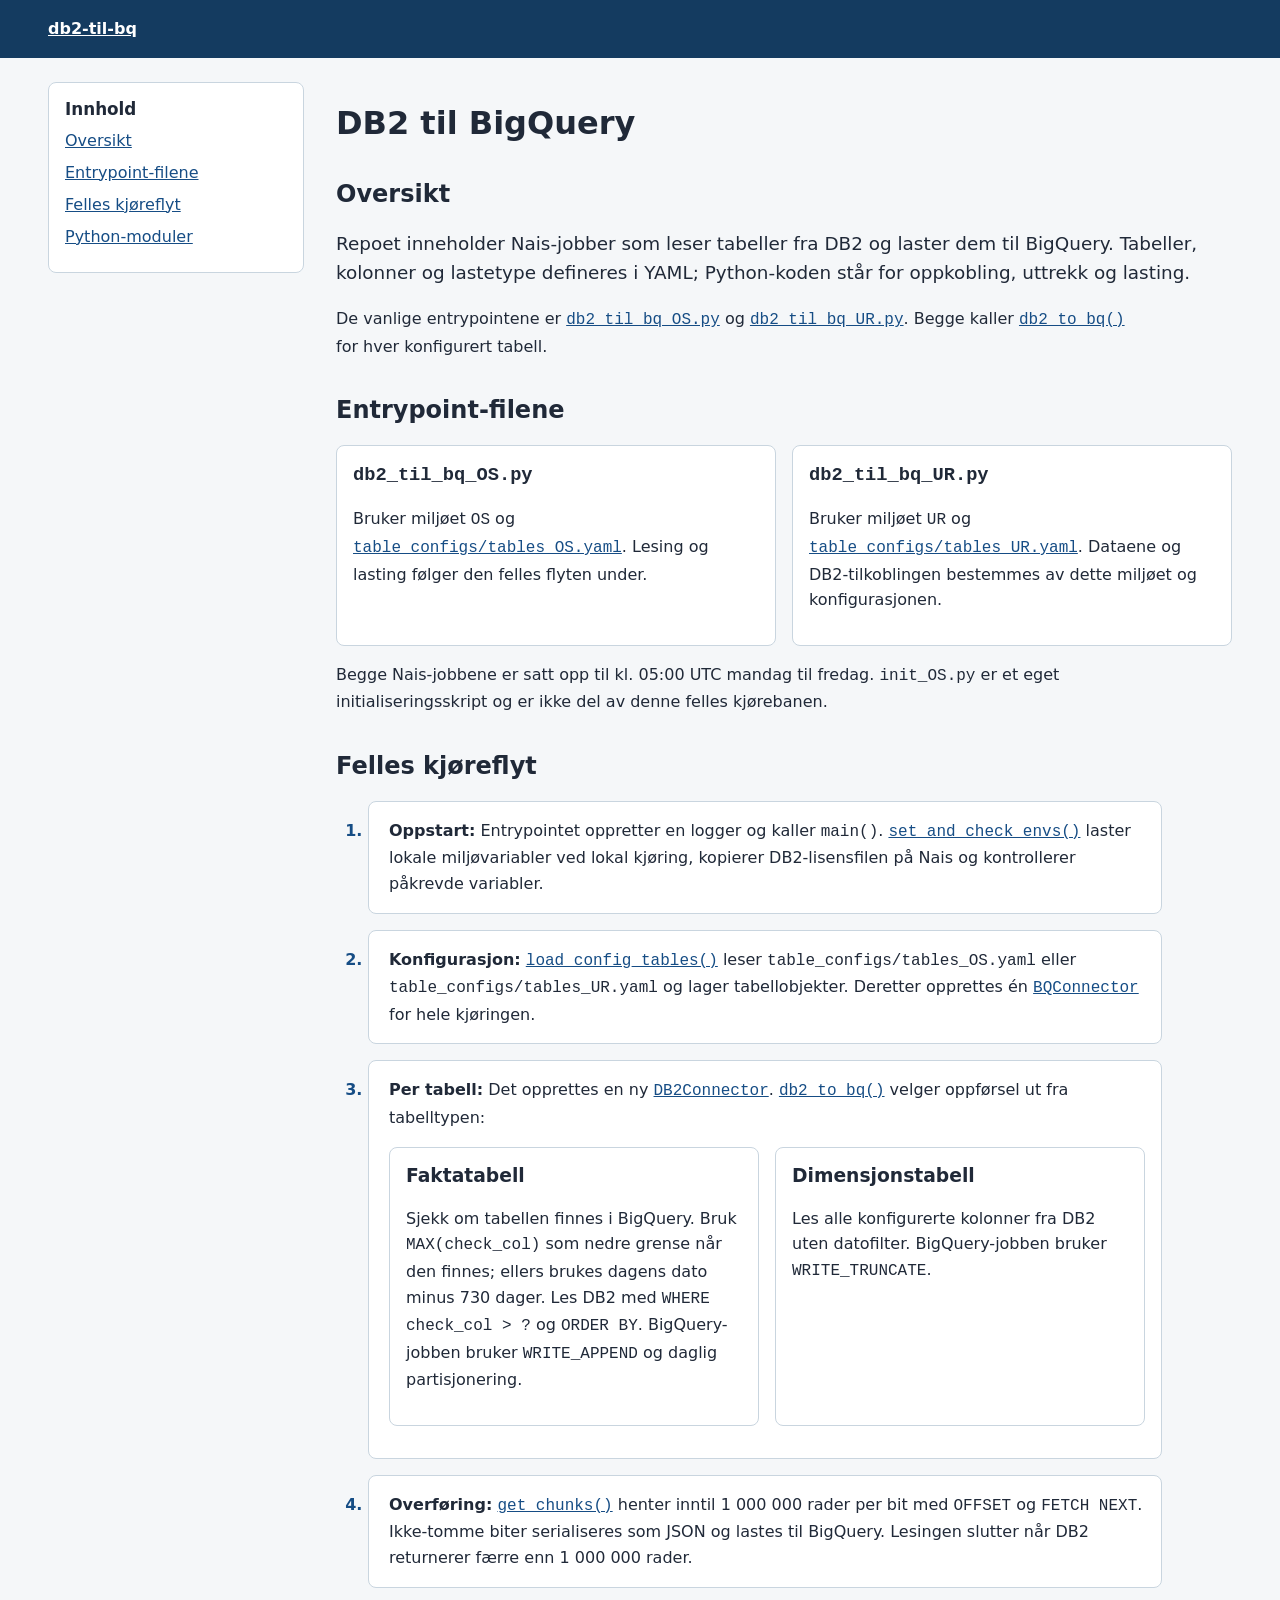
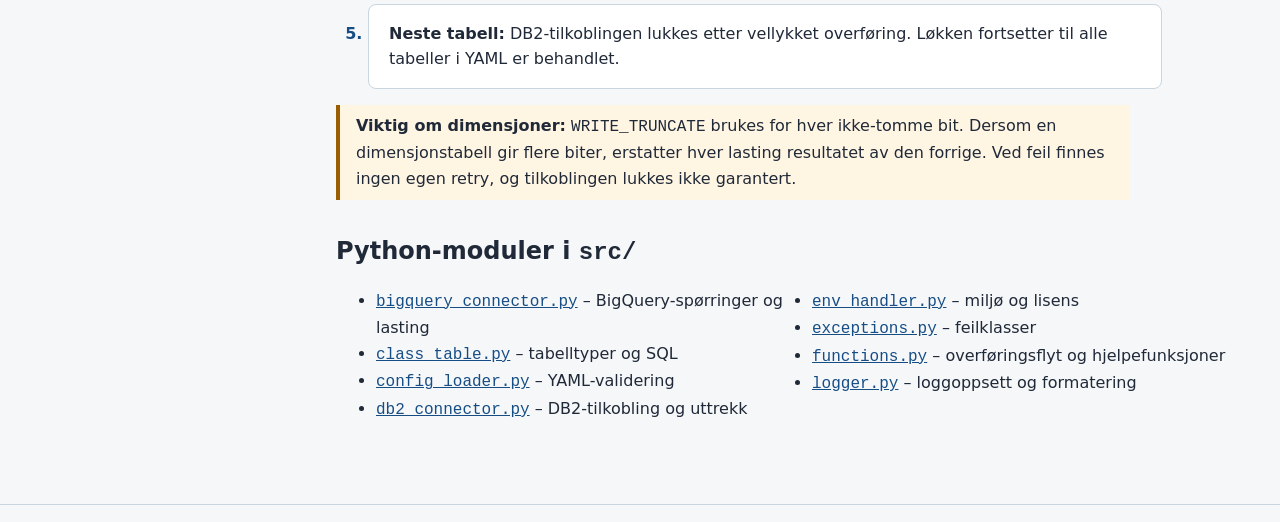
<file: docs/index.html>
<!doctype html>
<html lang="nb">
<head>
  <meta charset="utf-8">
  <meta name="viewport" content="width=device-width, initial-scale=1">
  <title>db2-til-bq | Dokumentasjon</title>
  <link rel="stylesheet" href="style.css">
</head>
<body>
<header class="site-header"><a href="index.html">db2-til-bq</a></header>
<div class="layout">
  <nav class="contents" aria-label="Innhold på siden">
    <h2>Innhold</h2>
    <ul>
      <li><a href="#oversikt">Oversikt</a></li>
      <li><a href="#kilder">Entrypoint-filene</a></li>
      <li><a href="#flyt">Felles kjøreflyt</a></li>
      <li><a href="#moduler">Python-moduler</a></li>
    </ul>
  </nav>
  <main>
    <h1>DB2 til BigQuery</h1>
    <section id="oversikt">
      <h2>Oversikt</h2>
      <p class="lead">Repoet inneholder Nais-jobber som leser tabeller fra DB2 og laster dem til BigQuery. Tabeller, kolonner og lastetype defineres i YAML; Python-koden står for oppkobling, uttrekk og lasting.</p>
      <p>De vanlige entrypointene er <a href="https://github.com/navikt/db2-til-bq/blob/main/db2_til_bq_OS.py"><code>db2_til_bq_OS.py</code></a> og <a href="https://github.com/navikt/db2-til-bq/blob/main/db2_til_bq_UR.py"><code>db2_til_bq_UR.py</code></a>. Begge kaller <a href="src/functions.html#db2_to_bq"><code>db2_to_bq()</code></a> for hver konfigurert tabell.</p>
    </section>
    <section id="kilder">
      <h2>Entrypoint-filene</h2>
      <div class="cards">
        <div class="card"><h3><code>db2_til_bq_OS.py</code></h3><p>Bruker miljøet <code>OS</code> og <a href="https://github.com/navikt/db2-til-bq/blob/main/table_configs/tables_OS.yaml"><code>table_configs/tables_OS.yaml</code></a>. Lesing og lasting følger den felles flyten under.</p></div>
        <div class="card"><h3><code>db2_til_bq_UR.py</code></h3><p>Bruker miljøet <code>UR</code> og <a href="https://github.com/navikt/db2-til-bq/blob/main/table_configs/tables_UR.yaml"><code>table_configs/tables_UR.yaml</code></a>. Dataene og DB2-tilkoblingen bestemmes av dette miljøet og konfigurasjonen.</p></div>
      </div>
      <p>Begge Nais-jobbene er satt opp til kl. 05:00 UTC mandag til fredag. <code>init_OS.py</code> er et eget initialiseringsskript og er ikke del av denne felles kjørebanen.</p>
    </section>
    <section id="flyt">
      <h2>Felles kjøreflyt</h2>
      <ol class="flow">
        <li><strong>Oppstart:</strong> Entrypointet oppretter en logger og kaller <code>main()</code>. <a href="src/functions.html#set_and_check_envs"><code>set_and_check_envs()</code></a> laster lokale miljøvariabler ved lokal kjøring, kopierer DB2-lisensfilen på Nais og kontrollerer påkrevde variabler.</li>
        <li><strong>Konfigurasjon:</strong> <a href="src/functions.html#load_config_tables"><code>load_config_tables()</code></a> leser <code>table_configs/tables_OS.yaml</code> eller <code>table_configs/tables_UR.yaml</code> og lager tabellobjekter. Deretter opprettes én <a href="src/bigquery_connector.html#bqconnector"><code>BQConnector</code></a> for hele kjøringen.</li>
        <li><strong>Per tabell:</strong> Det opprettes en ny <a href="src/db2_connector.html#db2connector"><code>DB2Connector</code></a>. <a href="src/functions.html#db2_to_bq"><code>db2_to_bq()</code></a> velger oppførsel ut fra tabelltypen:
          <div class="branches">
            <div class="branch"><h3>Faktatabell</h3><p>Sjekk om tabellen finnes i BigQuery. Bruk <code>MAX(check_col)</code> som nedre grense når den finnes; ellers brukes dagens dato minus 730 dager. Les DB2 med <code>WHERE check_col &gt; ?</code> og <code>ORDER BY</code>. BigQuery-jobben bruker <code>WRITE_APPEND</code> og daglig partisjonering.</p></div>
            <div class="branch"><h3>Dimensjonstabell</h3><p>Les alle konfigurerte kolonner fra DB2 uten datofilter. BigQuery-jobben bruker <code>WRITE_TRUNCATE</code>.</p></div>
          </div>
        </li>
        <li><strong>Overføring:</strong> <a href="src/db2_connector.html#get_chunks"><code>get_chunks()</code></a> henter inntil 1 000 000 rader per bit med <code>OFFSET</code> og <code>FETCH NEXT</code>. Ikke-tomme biter serialiseres som JSON og lastes til BigQuery. Lesingen slutter når DB2 returnerer færre enn 1 000 000 rader.</li>
        <li><strong>Neste tabell:</strong> DB2-tilkoblingen lukkes etter vellykket overføring. Løkken fortsetter til alle tabeller i YAML er behandlet.</li>
      </ol>
      <p class="note"><strong>Viktig om dimensjoner:</strong> <code>WRITE_TRUNCATE</code> brukes for hver ikke-tomme bit. Dersom en dimensjonstabell gir flere biter, erstatter hver lasting resultatet av den forrige. Ved feil finnes ingen egen retry, og tilkoblingen lukkes ikke garantert.</p>
    </section>
    <section id="moduler">
      <h2>Python-moduler i <code>src/</code></h2>
      <ul class="jump-list">
        <li><a href="src/bigquery_connector.html"><code>bigquery_connector.py</code></a> – BigQuery-spørringer og lasting</li>
        <li><a href="src/class_table.html"><code>class_table.py</code></a> – tabelltyper og SQL</li>
        <li><a href="src/config_loader.html"><code>config_loader.py</code></a> – YAML-validering</li>
        <li><a href="src/db2_connector.html"><code>db2_connector.py</code></a> – DB2-tilkobling og uttrekk</li>
        <li><a href="src/env_handler.html"><code>env_handler.py</code></a> – miljø og lisens</li>
        <li><a href="src/exceptions.html"><code>exceptions.py</code></a> – feilklasser</li>
        <li><a href="src/functions.html"><code>functions.py</code></a> – overføringsflyt og hjelpefunksjoner</li>
        <li><a href="src/logger.html"><code>logger.py</code></a> – loggoppsett og formatering</li>
      </ul>
    </section>
  </main>
</div>
<footer class="site-footer"><a href="#oversikt">Til toppen</a></footer>
</body>
</html>
</file>
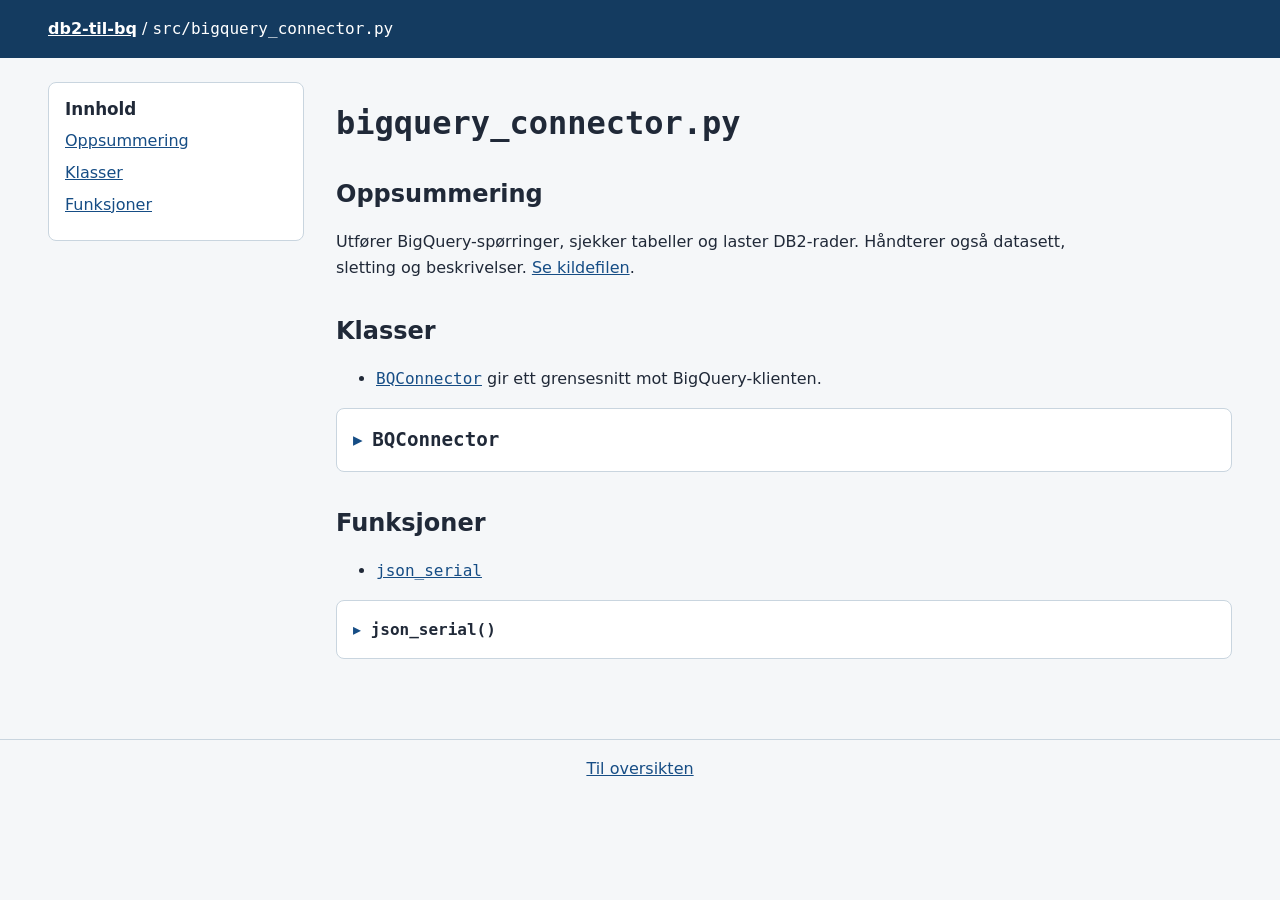
<file: docs/src/bigquery_connector.html>
<!doctype html>
<html lang="nb">
<head><meta charset="utf-8"><meta name="viewport" content="width=device-width, initial-scale=1"><title>bigquery_connector.py | db2-til-bq</title><link rel="stylesheet" href="../style.css"></head>
<body>
<header class="site-header"><a href="../index.html">db2-til-bq</a> / <code>src/bigquery_connector.py</code></header>
<div class="layout">
  <nav class="contents" aria-label="Innhold på siden"><h2>Innhold</h2><ul><li><a href="#oppsummering">Oppsummering</a></li><li><a href="#klasser">Klasser</a></li><li><a href="#funksjoner">Funksjoner</a></li></ul></nav>
  <main>
    <h1><code>bigquery_connector.py</code></h1>
    <section id="oppsummering"><h2>Oppsummering</h2><p>Utfører BigQuery-spørringer, sjekker tabeller og laster DB2-rader. Håndterer også datasett, sletting og beskrivelser. <a href="https://github.com/navikt/db2-til-bq/blob/main/src/bigquery_connector.py">Se kildefilen</a>.</p></section>
    <section id="klasser"><h2>Klasser</h2><ul><li><a href="#bqconnector"><code>BQConnector</code></a> gir ett grensesnitt mot BigQuery-klienten.</li></ul>
      <details class="symbol class-group" id="bqconnector">
        <summary><code>BQConnector</code></summary>
        <div class="symbol-content"><p>Opprettes av <code>db2_til_bq_OS.py</code> og <code>db2_til_bq_UR.py</code>, <code>init_OS.py</code> og <a href="functions.html#update_desc"><code>update_desc()</code></a>.</p><p class="type-info"><strong>Arver fra:</strong> Ingen eksplisitt baseklasse.</p><p class="type-info"><strong>Konstruktør:</strong> <code>BQConnector.__init__()</code>.</p><p class="type-info"><strong>Annoterte felt:</strong> <code>client: bigquery.Client</code>.</p><div class="table-scroll"><table class="callers"><caption>Kalles av</caption><thead><tr><th scope="col">Kaller</th><th scope="col">Relasjon</th></tr></thead><tbody><tr><td><a href="https://github.com/navikt/db2-til-bq/blob/main/db2_til_bq_OS.py"><code>db2_til_bq_OS.py</code></a></td><td>Oppretter klienten</td></tr><tr><td><a href="https://github.com/navikt/db2-til-bq/blob/main/db2_til_bq_UR.py"><code>db2_til_bq_UR.py</code></a></td><td>Oppretter klienten</td></tr><tr><td><a href="functions.html#update_desc"><code>update_desc()</code></a></td><td>Oppretter klienten</td></tr><tr><td><a href="https://github.com/navikt/db2-til-bq/blob/main/init_OS.py"><code>main() i init_OS.py</code></a></td><td>Oppretter klienten</td></tr></tbody></table></div>
        <p class="method-label"><strong>Metoder</strong></p>
      <details class="symbol method" id="init">
        <summary><code>__init__()</code></summary>
        <div class="symbol-content"><p>Oppretter en BigQuery-klient.</p><div class="docstring"><p class="doc-label"><strong>Returns:</strong></p><p>Returtype ikke annotert.</p></div><div class="table-scroll"><table class="callers"><caption>Kalles av</caption><thead><tr><th scope="col">Kaller</th><th scope="col">Relasjon</th></tr></thead><tbody><tr><td><code>main()</code> i <a href="https://github.com/navikt/db2-til-bq/blob/main/db2_til_bq_OS.py"><code>db2_til_bq_OS.py</code></a></td><td>Oppretter instans</td></tr><tr><td><code>main()</code> i <a href="https://github.com/navikt/db2-til-bq/blob/main/db2_til_bq_UR.py"><code>db2_til_bq_UR.py</code></a></td><td>Oppretter instans</td></tr><tr><td><code>main()</code> i <a href="https://github.com/navikt/db2-til-bq/blob/main/init_OS.py"><code>init_OS.py</code></a></td><td>Oppretter instans</td></tr><tr><td><a href="functions.html#update_desc"><code>update_desc()</code></a></td><td>Oppretter instans</td></tr></tbody></table></div></div>
      </details>
      <details class="symbol method" id="execute_query">
        <summary><code>_execute_query()</code></summary>
        <div class="symbol-content"><p>Starter en BigQuery-spørring og returnerer jobben.</p><div class="docstring"><p class="doc-label"><strong>Args:</strong></p><dl class="doc-args"><dt><code>query</code> (<code>str</code>)</dt><dd>SQL-spørringen som skal kjøres i BigQuery.</dd></dl><p class="doc-label"><strong>Returns:</strong></p><p><code>bigquery.QueryJob</code>: Jobben for den startede BigQuery-spørringen.</p></div><div class="table-scroll"><table class="callers"><caption>Kalles av</caption><thead><tr><th scope="col">Kaller</th><th scope="col">Relasjon</th></tr></thead><tbody><tr><td><a href="#query"><code>query()</code></a></td><td>Kaller</td></tr><tr><td><a href="#get_rows"><code>get_rows()</code></a></td><td>Kaller</td></tr></tbody></table></div></div>
      </details>
      <details class="symbol method" id="query">
        <summary><code>query()</code></summary>
        <div class="symbol-content"><p>Venter på at spørringen fullføres. Ved <code>BadRequest</code> tolkes jobbens feil av <a href="exceptions.html#bigqueryerrors"><code>BigQueryErrors</code></a> og kastes videre.</p><div class="docstring"><p class="doc-label"><strong>Args:</strong></p><dl class="doc-args"><dt><code>query</code> (<code>str</code>)</dt><dd>SQL-spørringen som skal kjøres i BigQuery.</dd></dl><p class="doc-label"><strong>Returns:</strong></p><p>Returtype ikke annotert.</p></div><div class="table-scroll"><table class="callers"><caption>Kalles av</caption><thead><tr><th scope="col">Kaller</th><th scope="col">Relasjon</th></tr></thead><tbody><tr><td><code>db2_to_bq()</code> i <a href="https://github.com/navikt/db2-til-bq/blob/main/init_OS.py"><code>init_OS.py</code></a></td><td>Kaller</td></tr></tbody></table></div></div>
      </details>
      <details class="symbol method" id="get_rows">
        <summary><code>get_rows()</code></summary>
        <div class="symbol-content"><p>Utfører en BigQuery-spørring og returnerer resultatene som dictionaries.</p><div class="docstring"><p class="doc-label"><strong>Args:</strong></p><dl class="doc-args"><dt><code>query</code> (<code>str</code>)</dt><dd>SQL-spørringen som skal kjøres i BigQuery.</dd></dl><p class="doc-label"><strong>Returns:</strong></p><p><code>List[Dict[str, Any]]</code>: Resultatradene som dictionaries.</p></div><div class="table-scroll"><table class="callers"><caption>Kalles av</caption><thead><tr><th scope="col">Kaller</th><th scope="col">Relasjon</th></tr></thead><tbody><tr><td><a href="functions.html#get_from_datetime"><code>get_from_datetime()</code></a></td><td>Kaller</td></tr></tbody></table></div></div>
      </details>
      <details class="symbol method" id="put_rows">
        <summary><code>put_rows()</code></summary>
        <div class="symbol-content"><p>Laster rader med BigQuery-metoden <code>load_table_from_json()</code> og videresender tolkede <code>BadRequest</code>-feil.</p><div class="docstring"><p class="doc-label"><strong>Args:</strong></p><dl class="doc-args"><dt><code>rows</code> (<code>list</code>)</dt><dd>Radene som skal lastes til BigQuery.</dd><dt><code>table_id</code> (<code>str</code>)</dt><dd>ID-en til BigQuery-tabellen.</dd><dt><code>job_config</code> (<code>bigquery.LoadJobConfig</code>)</dt><dd>Konfigurasjonen for BigQuery-lastejobben.</dd></dl><p class="doc-label"><strong>Returns:</strong></p><p><code>None</code>: Ingen returverdi.</p></div><div class="table-scroll"><table class="callers"><caption>Kalles av</caption><thead><tr><th scope="col">Kaller</th><th scope="col">Relasjon</th></tr></thead><tbody><tr><td>Ingen interne kallere</td><td>Ikke brukt i repoet</td></tr></tbody></table></div></div>
      </details>
      <details class="symbol method" id="put_rows_alt">
        <summary><code>put_rows_alt()</code></summary>
        <div class="symbol-content"><p>Serialiserer rader som newline-delimited JSON og laster dem fra en bytes-buffer. Setter <code>source_format</code> på lastkonfigurasjonen og venter på resultatet; <code>BadRequest</code>-feil tolkes og kastes videre.</p><div class="docstring"><p class="doc-label"><strong>Args:</strong></p><dl class="doc-args"><dt><code>rows</code> (<code>list[dict[str, Any]]</code>)</dt><dd>Radene som skal lastes til BigQuery.</dd><dt><code>table_id</code> (<code>str</code>)</dt><dd>ID-en til BigQuery-tabellen.</dd><dt><code>job_config</code> (<code>bigquery.LoadJobConfig</code>)</dt><dd>Konfigurasjonen for BigQuery-lastejobben.</dd></dl><p class="doc-label"><strong>Returns:</strong></p><p>Returtype ikke annotert.</p></div><div class="table-scroll"><table class="callers"><caption>Kalles av</caption><thead><tr><th scope="col">Kaller</th><th scope="col">Relasjon</th></tr></thead><tbody><tr><td><a href="functions.html#db2_to_bq"><code>functions.db2_to_bq()</code></a></td><td>Kaller</td></tr><tr><td><code>db2_to_bq()</code> i <a href="https://github.com/navikt/db2-til-bq/blob/main/init_OS.py"><code>init_OS.py</code></a></td><td>Kaller</td></tr></tbody></table></div></div>
      </details>
      <details class="symbol method" id="create_client">
        <summary><code>_create_client()</code></summary>
        <div class="symbol-content"><p>Oppretter SDK-klienten med tilgjengelige GCP-innstillinger.</p><div class="docstring"><p class="doc-label"><strong>Returns:</strong></p><p><code>bigquery.Client</code>: En BigQuery-klient.</p></div><div class="table-scroll"><table class="callers"><caption>Kalles av</caption><thead><tr><th scope="col">Kaller</th><th scope="col">Relasjon</th></tr></thead><tbody><tr><td><a href="#init"><code>__init__()</code></a></td><td>Kaller</td></tr></tbody></table></div></div>
      </details>
      <details class="symbol method" id="format_results">
        <summary><code>_format_results()</code></summary>
        <div class="symbol-content"><p>Venter på spørreresultatet og gjør hver rad om til en dictionary.</p><div class="docstring"><p class="doc-label"><strong>Args:</strong></p><dl class="doc-args"><dt><code>query_job</code> (<code>bigquery.QueryJob</code>)</dt><dd>Spørringsjobben med resultatene som skal leses.</dd></dl><p class="doc-label"><strong>Returns:</strong></p><p><code>List[Dict[str, Any]]</code>: Resultatradene som dictionaries.</p></div><div class="table-scroll"><table class="callers"><caption>Kalles av</caption><thead><tr><th scope="col">Kaller</th><th scope="col">Relasjon</th></tr></thead><tbody><tr><td><a href="#get_rows"><code>get_rows()</code></a></td><td>Kaller</td></tr></tbody></table></div></div>
      </details>
      <details class="symbol method" id="create_dataset">
        <summary><code>create_dataset()</code></summary>
        <div class="symbol-content"><p>Oppretter et BigQuery-datasett i angitt region, som standard <code>europe-north1</code>.</p><div class="docstring"><p class="doc-label"><strong>Args:</strong></p><dl class="doc-args"><dt><code>dataset_name</code> (<code>str</code>)</dt><dd>Navnet på BigQuery-datasettet.</dd><dt><code>logger</code> (<code>Logger</code>)</dt><dd>Loggeren som brukes til statusmeldinger.</dd><dt><code>description</code> (<code>str</code>)</dt><dd>Beskrivelsen av datasettet. Standardverdi: <code>None</code>.</dd><dt><code>location</code> (<code>str</code>)</dt><dd>Regionen datasettet skal opprettes i. Standardverdi: <code>'europe-north1'</code>.</dd></dl><p class="doc-label"><strong>Returns:</strong></p><p><code>None</code>: Ingen returverdi.</p></div><div class="table-scroll"><table class="callers"><caption>Kalles av</caption><thead><tr><th scope="col">Kaller</th><th scope="col">Relasjon</th></tr></thead><tbody><tr><td><a href="functions.html#create_datasets"><code>create_datasets()</code></a></td><td>Kaller</td></tr></tbody></table></div></div>
      </details>
      <details class="symbol method" id="delete_table">
        <summary><code>delete_table()</code></summary>
        <div class="symbol-content"><p>Sletter den angitte BigQuery-tabellen etter at prosjekt, datasett og navn er satt sammen.</p><div class="docstring"><p class="doc-label"><strong>Args:</strong></p><dl class="doc-args"><dt><code>table_name</code> (<code>str</code>)</dt><dd>Navnet på tabellen som skal slettes.</dd><dt><code>dataset</code> (<code>str</code>)</dt><dd>Datasettet tabellen tilhører.</dd><dt><code>logger</code> (<code>Logger</code>)</dt><dd>Loggeren som brukes til statusmeldinger.</dd></dl><p class="doc-label"><strong>Returns:</strong></p><p><code>None</code>: Ingen returverdi.</p></div><div class="table-scroll"><table class="callers"><caption>Kalles av</caption><thead><tr><th scope="col">Kaller</th><th scope="col">Relasjon</th></tr></thead><tbody><tr><td><a href="functions.html#delete_table"><code>functions.delete_table()</code></a></td><td>Kaller</td></tr></tbody></table></div></div>
      </details>
      <details class="symbol method" id="check_if_table_exists_in_bq">
        <summary><code>check_if_table_exists_in_bq()</code></summary>
        <div class="symbol-content"><p>Bruker <code>get_table()</code> og returnerer <code>False</code> ved <code>NotFound</code>, ellers <code>True</code>.</p><div class="docstring"><p class="doc-label"><strong>Args:</strong></p><dl class="doc-args"><dt><code>table_id</code> (<code>str</code>)</dt><dd>ID-en til BigQuery-tabellen.</dd></dl><p class="doc-label"><strong>Returns:</strong></p><p><code>bool</code>: Om tabellen finnes i BigQuery.</p></div><div class="table-scroll"><table class="callers"><caption>Kalles av</caption><thead><tr><th scope="col">Kaller</th><th scope="col">Relasjon</th></tr></thead><tbody><tr><td><a href="functions.html#db2_to_bq"><code>functions.db2_to_bq()</code></a></td><td>Kaller for faktatabeller</td></tr><tr><td><code>db2_to_bq()</code> i <a href="https://github.com/navikt/db2-til-bq/blob/main/init_OS.py"><code>init_OS.py</code></a></td><td>Kaller for faktatabeller</td></tr></tbody></table></div></div>
      </details>
      <details class="symbol method" id="update_table_and_col_descriptions">
        <summary><code>update_table_and_col_descriptions()</code></summary>
        <div class="symbol-content"><p>Henter tabellen og oppdaterer beskrivelse og skjema dersom de skiller seg fra konfigurasjonen.</p><div class="docstring"><p class="doc-label"><strong>Args:</strong></p><dl class="doc-args"><dt><code>table_id</code> (<code>str</code>)</dt><dd>ID-en til BigQuery-tabellen.</dd><dt><code>desc</code> (<code>str</code>)</dt><dd>Den nye beskrivelsen av tabellen.</dd><dt><code>schema</code> (<code>List</code>)</dt><dd>Kolonnene som skal brukes i BigQuery-skjemaet.</dd><dt><code>logger</code> (<code>Logger</code>)</dt><dd>Loggeren som brukes til statusmeldinger.</dd></dl><p class="doc-label"><strong>Returns:</strong></p><p>Returtype ikke annotert.</p></div><div class="table-scroll"><table class="callers"><caption>Kalles av</caption><thead><tr><th scope="col">Kaller</th><th scope="col">Relasjon</th></tr></thead><tbody><tr><td><a href="functions.html#update_desc"><code>update_desc()</code></a></td><td>Kaller</td></tr></tbody></table></div></div>
      </details></div>
      </details>
    </section>
    <section id="funksjoner"><h2>Funksjoner</h2>
      <ul class="jump-list"><li><a href="#json_serial"><code>json_serial</code></a></li></ul>
      <details class="symbol function" id="json_serial">
        <summary><code>json_serial()</code></summary>
        <div class="symbol-content"><p>Gjør <code>date</code> og <code>datetime</code> om til ISO-strenger. Andre typer gir <code>TypeError</code>.</p><div class="docstring"><p class="doc-label"><strong>Args:</strong></p><dl class="doc-args"><dt><code>obj</code> (ikke annotert)</dt><dd>Datoen eller tidspunktet som skal serialiseres til JSON.</dd></dl><p class="doc-label"><strong>Returns:</strong></p><p>Returtype ikke annotert.</p></div><div class="table-scroll"><table class="callers"><caption>Kalles av</caption><thead><tr><th scope="col">Kaller</th><th scope="col">Relasjon</th></tr></thead><tbody><tr><td><a href="#put_rows_alt"><code>put_rows_alt()</code></a></td><td>Registrerer callback hos json.dumps()</td></tr></tbody></table></div></div>
      </details>
    </section>
  </main>
</div>
<footer class="site-footer"><a href="../index.html">Til oversikten</a></footer>
<script src="../details.js" defer></script>
</body>
</html>
</file>
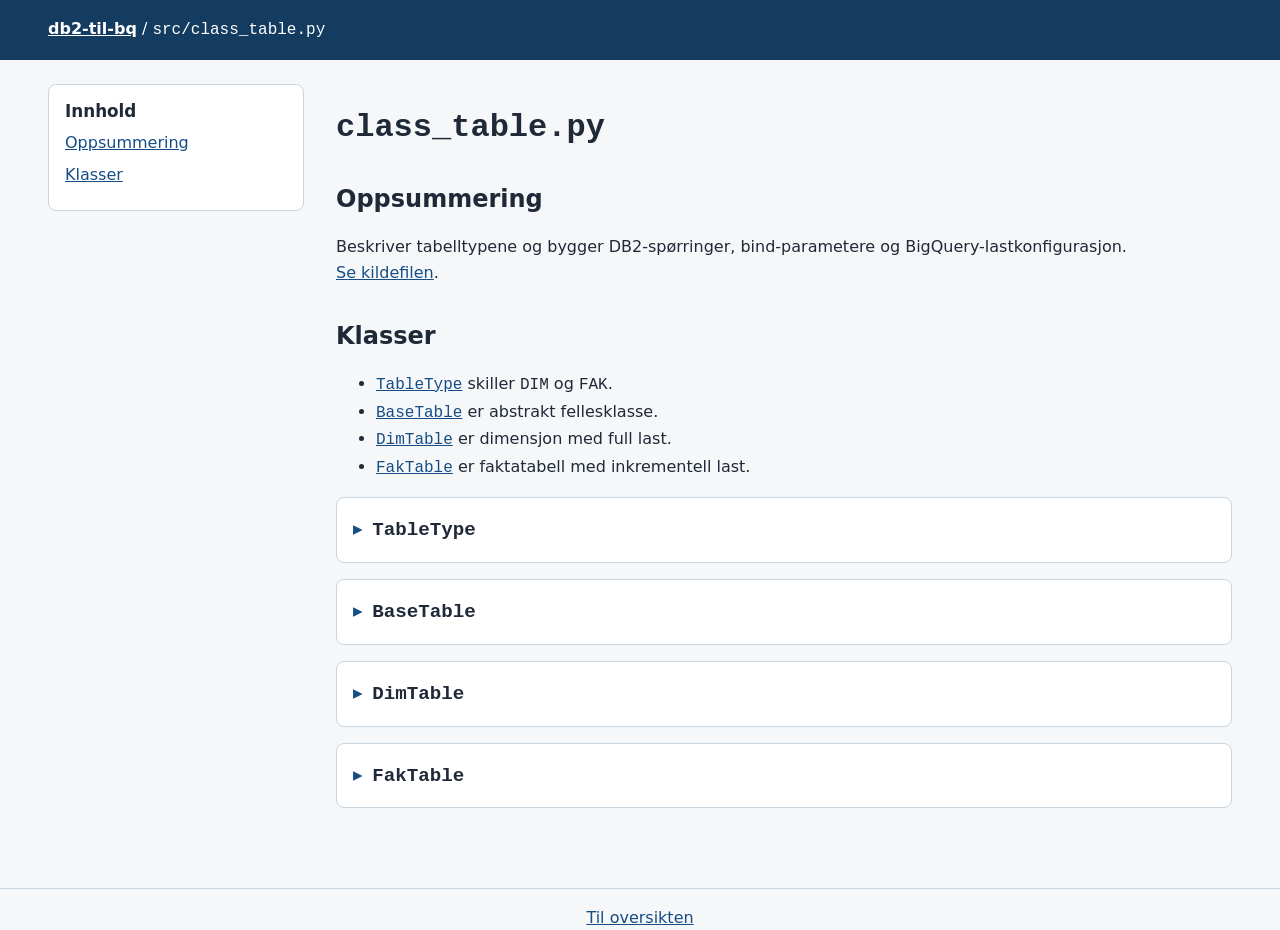
<file: docs/src/class_table.html>
<!doctype html>
<html lang="nb">
<head><meta charset="utf-8"><meta name="viewport" content="width=device-width, initial-scale=1"><title>class_table.py | db2-til-bq</title><link rel="stylesheet" href="../style.css"></head>
<body>
<header class="site-header"><a href="../index.html">db2-til-bq</a> / <code>src/class_table.py</code></header>
<div class="layout">
  <nav class="contents" aria-label="Innhold på siden"><h2>Innhold</h2><ul><li><a href="#oppsummering">Oppsummering</a></li><li><a href="#klasser">Klasser</a></li></ul></nav>
  <main>
    <h1><code>class_table.py</code></h1>
    <section id="oppsummering"><h2>Oppsummering</h2><p>Beskriver tabelltypene og bygger DB2-spørringer, bind-parametere og BigQuery-lastkonfigurasjon. <a href="https://github.com/navikt/db2-til-bq/blob/main/src/class_table.py">Se kildefilen</a>.</p></section>
    <section id="klasser"><h2>Klasser</h2><ul><li><a href="#tabletype"><code>TableType</code></a> skiller <code>DIM</code> og <code>FAK</code>.</li><li><a href="#basetable"><code>BaseTable</code></a> er abstrakt fellesklasse.</li><li><a href="#dimtable"><code>DimTable</code></a> er dimensjon med full last.</li><li><a href="#faktable"><code>FakTable</code></a> er faktatabell med inkrementell last.</li></ul>
            <details class="symbol class-group" id="tabletype">
        <summary><code>TableType</code></summary>
        <div class="symbol-content"><p>Enum brukt ved opprettelse av <a href="#dimtable"><code>DimTable</code></a> og <a href="#faktable"><code>FakTable</code></a>, ved valg av uttrekk i <a href="functions.html#db2_to_bq"><code>db2_to_bq()</code></a> og ved filtrering i <a href="https://github.com/navikt/db2-til-bq/blob/main/init_OS.py"><code>init_OS.py</code></a>. Ingen egne metoder.</p><p class="type-info"><strong>Arver fra:</strong> <code>Enum</code>.</p><p class="type-info">Ingen eksplisitt annotert konstruktør i modulen.</p><p class="type-info">Ingen eksplisitt annoterte felt i klassen.</p><div class="table-scroll"><table class="callers"><caption>Kalles av</caption><thead><tr><th scope="col">Kaller</th><th scope="col">Relasjon</th></tr></thead><tbody><tr><td><a href="#dim-init"><code>DimTable.__init__()</code></a></td><td>Angir tabelltype</td></tr><tr><td><a href="#fak-init"><code>FakTable.__init__()</code></a></td><td>Angir tabelltype</td></tr><tr><td><a href="functions.html#db2_to_bq"><code>db2_to_bq()</code></a></td><td>Sjekker tabelltype</td></tr><tr><td><a href="https://github.com/navikt/db2-til-bq/blob/main/init_OS.py"><code>main()</code></a></td><td>Filtrerer på tabelltype</td></tr></tbody></table></div></div>
      </details>
      <details class="symbol class-group" id="basetable">
        <summary><code>BaseTable</code></summary>
        <div class="symbol-content"><p>Holder tabellnavn, beskrivelse, kolonner, DB2-skjema og BigQuery-mål. Bygger felles deler av spørring og lastkonfigurasjon. Arves av <a href="#dimtable"><code>DimTable</code></a> og <a href="#faktable"><code>FakTable</code></a>; instansieres ikke direkte.</p><p class="type-info"><strong>Arver fra:</strong> <code>ABC</code>.</p><p class="type-info"><strong>Konstruktør:</strong> <code>BaseTable.__init__(name: str, description: str, cols: list[SchemaField], table_type: TableType) -&gt; None</code>.</p><p class="type-info"><strong>Annoterte felt:</strong> <code>_db2_schema: str</code>, <code>_bq_dataset: str</code>.</p><div class="table-scroll"><table class="callers"><caption>Kalles av</caption><thead><tr><th scope="col">Kaller</th><th scope="col">Relasjon</th></tr></thead><tbody><tr><td><a href="#dimtable"><code>DimTable</code></a></td><td>Arver fra BaseTable</td></tr><tr><td><a href="#faktable"><code>FakTable</code></a></td><td>Arver fra BaseTable</td></tr></tbody></table></div>
        <p class="method-label"><strong>Metoder og egenskaper</strong></p>
      <details class="symbol method" id="base-init">
        <summary><code>__init__()</code></summary>
        <div class="symbol-content"><p>Lagrer tabellmetadata og setter DB2-skjema og BigQuery-mål fra miljøet.</p><div class="docstring"><p class="doc-label"><strong>Args:</strong></p><dl class="doc-args"><dt><code>name</code> (<code>str</code>)</dt><dd>Navnet på DB2-tabellen.</dd><dt><code>description</code> (<code>str</code>)</dt><dd>Beskrivelsen av tabellen.</dd><dt><code>cols</code> (<code>list[SchemaField]</code>)</dt><dd>Kolonnene i BigQuery-skjemaet.</dd><dt><code>table_type</code> (<code>TableType</code>)</dt><dd>Tabelltypen DIM eller FAK.</dd></dl><p class="doc-label"><strong>Returns:</strong></p><p><code>None</code>: Ingen returverdi.</p></div><div class="table-scroll"><table class="callers"><caption>Kalles av</caption><thead><tr><th scope="col">Kaller</th><th scope="col">Relasjon</th></tr></thead><tbody><tr><td><a href="#dim-init"><code>DimTable.__init__()</code></a></td><td>Kaller</td></tr><tr><td><a href="#fak-init"><code>FakTable.__init__()</code></a></td><td>Kaller</td></tr></tbody></table></div></div>
      </details>
      <details class="symbol method" id="set_envs">
        <summary><code>_set_envs()</code></summary>
        <div class="symbol-content"><p>Leser <code>DATABASE_SCHEMA</code>, bruker de to første tegnene som BigQuery-datasett og setter tabell-ID.</p><div class="docstring"><p class="doc-label"><strong>Returns:</strong></p><p><code>None</code>: Ingen returverdi.</p></div><div class="table-scroll"><table class="callers"><caption>Kalles av</caption><thead><tr><th scope="col">Kaller</th><th scope="col">Relasjon</th></tr></thead><tbody><tr><td><a href="#base-init"><code>BaseTable.__init__()</code></a></td><td>Kaller</td></tr></tbody></table></div></div>
      </details>
      <details class="symbol method" id="name">
        <summary><code>name</code> (egenskap)</summary>
        <div class="symbol-content"><p>Gir tabellnavnet.</p><div class="docstring"><p class="doc-label"><strong>Returns:</strong></p><p><code>str</code>: Tabellnavnet.</p></div><div class="table-scroll"><table class="callers"><caption>Kalles av</caption><thead><tr><th scope="col">Kaller</th><th scope="col">Relasjon</th></tr></thead><tbody><tr><td><a href="#build_sql_db2"><code>_build_sql_db2()</code></a></td><td>Leser egenskap</td></tr><tr><td><a href="functions.html#db2_to_bq"><code>db2_to_bq()</code></a></td><td>Leser egenskap</td></tr><tr><td><code>db2_to_bq()</code> i <a href="https://github.com/navikt/db2-til-bq/blob/main/init_OS.py"><code>init_OS.py</code></a></td><td>Leser egenskap</td></tr></tbody></table></div></div>
      </details>
      <details class="symbol method" id="description">
        <summary><code>description</code> (egenskap)</summary>
        <div class="symbol-content"><p>Gir tabellbeskrivelsen.</p><div class="docstring"><p class="doc-label"><strong>Returns:</strong></p><p><code>str</code>: Tabellbeskrivelsen.</p></div><div class="table-scroll"><table class="callers"><caption>Kalles av</caption><thead><tr><th scope="col">Kaller</th><th scope="col">Relasjon</th></tr></thead><tbody><tr><td><a href="functions.html#update_desc"><code>update_desc()</code></a></td><td>Leser egenskap</td></tr></tbody></table></div></div>
      </details>
      <details class="symbol method" id="cols">
        <summary><code>cols</code> (egenskap)</summary>
        <div class="symbol-content"><p>Gir kolonnedefinisjonene.</p><div class="docstring"><p class="doc-label"><strong>Returns:</strong></p><p><code>list[SchemaField]</code>: Kolonnedefinisjonene.</p></div><div class="table-scroll"><table class="callers"><caption>Kalles av</caption><thead><tr><th scope="col">Kaller</th><th scope="col">Relasjon</th></tr></thead><tbody><tr><td><a href="#build_sql_db2"><code>_build_sql_db2()</code></a></td><td>Leser egenskap</td></tr><tr><td><a href="#make_bq_load_job_config"><code>_make_bq_load_job_config()</code></a></td><td>Leser egenskap</td></tr><tr><td><a href="functions.html#update_desc"><code>update_desc()</code></a></td><td>Leser egenskap</td></tr><tr><td><a href="https://github.com/navikt/db2-til-bq/blob/main/init_OS.py"><code>init_OS.py</code></a></td><td>Leser egenskap</td></tr></tbody></table></div></div>
      </details>
      <details class="symbol method" id="db2_schema">
        <summary><code>db2_schema</code> (egenskap)</summary>
        <div class="symbol-content"><p>Gir DB2-skjemaet.</p><div class="docstring"><p class="doc-label"><strong>Returns:</strong></p><p><code>str</code>: DB2-skjemaet.</p></div><div class="table-scroll"><table class="callers"><caption>Kalles av</caption><thead><tr><th scope="col">Kaller</th><th scope="col">Relasjon</th></tr></thead><tbody><tr><td><a href="#build_sql_db2"><code>_build_sql_db2()</code></a></td><td>Leser egenskap</td></tr><tr><td><a href="https://github.com/navikt/db2-til-bq/blob/main/init_OS.py"><code>init_OS.py</code></a></td><td>Leser egenskap</td></tr></tbody></table></div></div>
      </details>
      <details class="symbol method" id="bq_dataset">
        <summary><code>bq_dataset</code> (egenskap)</summary>
        <div class="symbol-content"><p>Gir BigQuery-datasettet.</p><div class="docstring"><p class="doc-label"><strong>Returns:</strong></p><p><code>str</code>: BigQuery-datasettet.</p></div><div class="table-scroll"><table class="callers"><caption>Kalles av</caption><thead><tr><th scope="col">Kaller</th><th scope="col">Relasjon</th></tr></thead><tbody><tr><td><a href="functions.html#delete_table"><code>delete_table()</code></a></td><td>Leser egenskap</td></tr></tbody></table></div></div>
      </details>
      <details class="symbol method" id="bq_table_id">
        <summary><code>bq_table_id</code> (egenskap)</summary>
        <div class="symbol-content"><p>Gir BigQuery-tabellens datasett og navn.</p><div class="docstring"><p class="doc-label"><strong>Returns:</strong></p><p><code>str</code>: BigQuery-tabellens ID.</p></div><div class="table-scroll"><table class="callers"><caption>Kalles av</caption><thead><tr><th scope="col">Kaller</th><th scope="col">Relasjon</th></tr></thead><tbody><tr><td><a href="functions.html#db2_to_bq"><code>db2_to_bq()</code></a></td><td>Leser egenskap</td></tr><tr><td><a href="functions.html#get_from_datetime"><code>get_from_datetime()</code></a></td><td>Leser egenskap</td></tr><tr><td><a href="functions.html#update_desc"><code>update_desc()</code></a></td><td>Leser egenskap</td></tr><tr><td><a href="functions.html#delete_table"><code>delete_table()</code></a></td><td>Leser egenskap</td></tr><tr><td><code>db2_to_bq()</code> i <a href="https://github.com/navikt/db2-til-bq/blob/main/init_OS.py"><code>init_OS.py</code></a></td><td>Leser egenskap</td></tr></tbody></table></div></div>
      </details>
      <details class="symbol method" id="table_type">
        <summary><code>table_type</code> (egenskap)</summary>
        <div class="symbol-content"><p>Gir <code>TableType</code> for tabellen.</p><div class="docstring"><p class="doc-label"><strong>Returns:</strong></p><p><code>TableType</code>: Tabellens type.</p></div><div class="table-scroll"><table class="callers"><caption>Kalles av</caption><thead><tr><th scope="col">Kaller</th><th scope="col">Relasjon</th></tr></thead><tbody><tr><td><a href="functions.html#db2_to_bq"><code>db2_to_bq()</code></a></td><td>Leser egenskap</td></tr><tr><td><code>db2_to_bq()</code> i <a href="https://github.com/navikt/db2-til-bq/blob/main/init_OS.py"><code>init_OS.py</code></a></td><td>Leser egenskap</td></tr></tbody></table></div></div>
      </details>
      <details class="symbol method" id="base-build_sql_db2">
        <summary><code>build_sql_db2()</code> (abstrakt)</summary>
        <div class="symbol-content"><p>Definerer grensesnittet som underklassene må implementere; basemetoden kaster <code>NotImplementedError</code>.</p><div class="docstring"><p class="doc-label"><strong>Returns:</strong></p><p><code>str</code>: SQL-spørringen som underklassen skal bygge.</p></div><div class="table-scroll"><table class="callers"><caption>Kalles av</caption><thead><tr><th scope="col">Kaller</th><th scope="col">Relasjon</th></tr></thead><tbody><tr><td>Ingen direkte interne kallere</td><td>Abstrakt metode; underklassen kalles av db2_to_bq()</td></tr></tbody></table></div></div>
      </details>
      <details class="symbol method" id="build_sql_db2">
        <summary><code>_build_sql_db2()</code></summary>
        <div class="symbol-content"><p>Bygger en <code>SELECT</code>-spørring for konfigurerte kolonner fra DB2-tabellen.</p><div class="docstring"><p class="doc-label"><strong>Returns:</strong></p><p><code>str</code>: SQL-spørringen for de konfigurerte kolonnene.</p></div><div class="table-scroll"><table class="callers"><caption>Kalles av</caption><thead><tr><th scope="col">Kaller</th><th scope="col">Relasjon</th></tr></thead><tbody><tr><td><a href="#dim-build_sql_db2"><code>DimTable.build_sql_db2()</code></a></td><td>Kaller</td></tr><tr><td><a href="#fak-build_sql_db2"><code>FakTable.build_sql_db2()</code></a></td><td>Kaller</td></tr></tbody></table></div></div>
      </details>
      <details class="symbol method" id="base-make_bq_load_job_config">
        <summary><code>make_bq_load_job_config()</code> (abstrakt)</summary>
        <div class="symbol-content"><p>Definerer grensesnittet for BigQuery-lastkonfigurasjon; basemetoden kaster <code>NotImplementedError</code>.</p><div class="docstring"><p class="doc-label"><strong>Returns:</strong></p><p><code>LoadJobConfig</code>: Lastkonfigurasjonen som underklassen skal bygge.</p></div><div class="table-scroll"><table class="callers"><caption>Kalles av</caption><thead><tr><th scope="col">Kaller</th><th scope="col">Relasjon</th></tr></thead><tbody><tr><td>Ingen direkte interne kallere</td><td>Abstrakt metode; underklassen kalles av db2_to_bq()</td></tr></tbody></table></div></div>
      </details>
      <details class="symbol method" id="make_bq_load_job_config">
        <summary><code>_make_bq_load_job_config()</code></summary>
        <div class="symbol-content"><p>Oppretter <code>LoadJobConfig</code> med kolonnene, <code>CREATE_IF_NEEDED</code> og angitt skrivemodus.</p><div class="docstring"><p class="doc-label"><strong>Args:</strong></p><dl class="doc-args"><dt><code>write_disposition</code> (<code>str</code>)</dt><dd>Skrivemodus for BigQuery-lastejobben.</dd></dl><p class="doc-label"><strong>Returns:</strong></p><p><code>LoadJobConfig</code>: Lastkonfigurasjonen med angitt skrivemodus.</p></div><div class="table-scroll"><table class="callers"><caption>Kalles av</caption><thead><tr><th scope="col">Kaller</th><th scope="col">Relasjon</th></tr></thead><tbody><tr><td><a href="#dim-make_bq_load_job_config"><code>DimTable.make_bq_load_job_config()</code></a></td><td>Kaller</td></tr><tr><td><a href="#fak-make_bq_load_job_config"><code>FakTable.make_bq_load_job_config()</code></a></td><td>Kaller</td></tr></tbody></table></div></div>
      </details>
      <details class="symbol method" id="base-generate_binds">
        <summary><code>generate_binds()</code> (abstrakt)</summary>
        <div class="symbol-content"><p>Definerer grensesnittet for bind-parametere; basemetoden kaster <code>NotImplementedError</code>.</p><div class="docstring"><p class="doc-label"><strong>Returns:</strong></p><p><code>dict[int, Any]</code>: Bind-parametere som underklassen skal bygge.</p></div><div class="table-scroll"><table class="callers"><caption>Kalles av</caption><thead><tr><th scope="col">Kaller</th><th scope="col">Relasjon</th></tr></thead><tbody><tr><td>Ingen direkte interne kallere</td><td>Abstrakt metode; underklassen kalles av db2_to_bq()</td></tr></tbody></table></div></div>
      </details>
      <details class="symbol method" id="generate_binds">
        <summary><code>_generate_binds()</code></summary>
        <div class="symbol-content"><p>Returnerer tomme bind-parametere for dimensjonstabeller.</p><div class="docstring"><p class="doc-label"><strong>Returns:</strong></p><p><code>dict[int, Any]</code>: Tomme bind-parametere.</p></div><div class="table-scroll"><table class="callers"><caption>Kalles av</caption><thead><tr><th scope="col">Kaller</th><th scope="col">Relasjon</th></tr></thead><tbody><tr><td><a href="#dim-generate_binds"><code>DimTable.generate_binds()</code></a></td><td>Kaller</td></tr></tbody></table></div></div>
      </details></div>
      </details>
      <details class="symbol class-group" id="dimtable">
        <summary><code>DimTable</code></summary>
        <div class="symbol-content"><p>Velger alle angitte DB2-kolonner og <code>WRITE_TRUNCATE</code> ved hver lasting. Opprettes av <a href="config_loader.html#table_to_table_object"><code>TableModel.to_table_object()</code></a>.</p><p class="type-info"><strong>Arver fra:</strong> <code>BaseTable</code>.</p><p class="type-info"><strong>Konstruktør:</strong> <code>DimTable.__init__(name: str, description: str, cols: list[SchemaField]) -&gt; None</code>.</p><p class="type-info">Ingen eksplisitt annoterte felt i klassen.</p><div class="table-scroll"><table class="callers"><caption>Kalles av</caption><thead><tr><th scope="col">Kaller</th><th scope="col">Relasjon</th></tr></thead><tbody><tr><td><a href="config_loader.html#table_to_table_object"><code>TableModel.to_table_object()</code></a></td><td>Oppretter instans ved dimensjonstabell</td></tr></tbody></table></div>
        <p class="method-label"><strong>Metoder og egenskaper</strong></p>
      <details class="symbol method" id="dim-init">
        <summary><code>__init__()</code></summary>
        <div class="symbol-content"><p>Oppretter et tabellobjekt med type <code>DIM</code>.</p><div class="docstring"><p class="doc-label"><strong>Args:</strong></p><dl class="doc-args"><dt><code>name</code> (<code>str</code>)</dt><dd>Navnet på DB2-tabellen.</dd><dt><code>description</code> (<code>str</code>)</dt><dd>Beskrivelsen av tabellen.</dd><dt><code>cols</code> (<code>list[SchemaField]</code>)</dt><dd>Kolonnene i BigQuery-skjemaet.</dd></dl><p class="doc-label"><strong>Returns:</strong></p><p><code>None</code>: Ingen returverdi.</p></div><div class="table-scroll"><table class="callers"><caption>Kalles av</caption><thead><tr><th scope="col">Kaller</th><th scope="col">Relasjon</th></tr></thead><tbody><tr><td><a href="config_loader.html#table_to_table_object"><code>TableModel.to_table_object()</code></a></td><td>Kaller for dimensjoner</td></tr></tbody></table></div></div>
      </details>
      <details class="symbol method" id="dim-build_sql_db2">
        <summary><code>build_sql_db2()</code></summary>
        <div class="symbol-content"><p>Returnerer en <code>SELECT</code>-spørring uten datofilter.</p><div class="docstring"><p class="doc-label"><strong>Returns:</strong></p><p><code>str</code>: SQL-spørringen uten datofilter.</p></div><div class="table-scroll"><table class="callers"><caption>Kalles av</caption><thead><tr><th scope="col">Kaller</th><th scope="col">Relasjon</th></tr></thead><tbody><tr><td><a href="functions.html#db2_to_bq"><code>db2_to_bq()</code></a></td><td>Kaller for dimensjoner</td></tr></tbody></table></div></div>
      </details>
      <details class="symbol method" id="dim-make_bq_load_job_config">
        <summary><code>make_bq_load_job_config()</code></summary>
        <div class="symbol-content"><p>Lager en BigQuery-jobb med <code>WRITE_TRUNCATE</code>.</p><div class="docstring"><p class="doc-label"><strong>Returns:</strong></p><p><code>LoadJobConfig</code>: Lastkonfigurasjonen for full last.</p></div><div class="table-scroll"><table class="callers"><caption>Kalles av</caption><thead><tr><th scope="col">Kaller</th><th scope="col">Relasjon</th></tr></thead><tbody><tr><td><a href="functions.html#db2_to_bq"><code>db2_to_bq()</code></a></td><td>Kaller for dimensjoner</td></tr></tbody></table></div></div>
      </details>
      <details class="symbol method" id="dim-generate_binds">
        <summary><code>generate_binds()</code></summary>
        <div class="symbol-content"><p>Returnerer en tom dictionary siden dimensjoner ikke har datofilter.</p><div class="docstring"><p class="doc-label"><strong>Returns:</strong></p><p><code>dict[int, Any]</code>: Tomme bind-parametere.</p></div><div class="table-scroll"><table class="callers"><caption>Kalles av</caption><thead><tr><th scope="col">Kaller</th><th scope="col">Relasjon</th></tr></thead><tbody><tr><td><a href="functions.html#db2_to_bq"><code>db2_to_bq()</code></a></td><td>Kaller for dimensjoner</td></tr></tbody></table></div></div>
      </details></div>
      </details>
      <details class="symbol class-group" id="faktable">
        <summary><code>FakTable</code></summary>
        <div class="symbol-content"><p>Filtrerer på <code>check_col</code>, sorterer etter konfigurerte kolonner og bruker <code>WRITE_APPEND</code> med daglig tids-partisjonering. Opprettes av <a href="config_loader.html#table_to_table_object"><code>TableModel.to_table_object()</code></a>.</p><p class="type-info"><strong>Arver fra:</strong> <code>BaseTable</code>.</p><p class="type-info"><strong>Konstruktør:</strong> <code>FakTable.__init__(name: str, description: str, cols: list[SchemaField], check_col: str, order_cols: list[str]) -&gt; None</code>.</p><p class="type-info">Ingen eksplisitt annoterte felt i klassen.</p><div class="table-scroll"><table class="callers"><caption>Kalles av</caption><thead><tr><th scope="col">Kaller</th><th scope="col">Relasjon</th></tr></thead><tbody><tr><td><a href="config_loader.html#table_to_table_object"><code>TableModel.to_table_object()</code></a></td><td>Oppretter instans ved faktatabell</td></tr></tbody></table></div>
        <p class="method-label"><strong>Metoder og egenskaper</strong></p>
      <details class="symbol method" id="fak-init">
        <summary><code>__init__()</code></summary>
        <div class="symbol-content"><p>Oppretter et faktatabellobjekt og lagrer filter- og sorteringskolonnene.</p><div class="docstring"><p class="doc-label"><strong>Args:</strong></p><dl class="doc-args"><dt><code>name</code> (<code>str</code>)</dt><dd>Navnet på DB2-tabellen.</dd><dt><code>description</code> (<code>str</code>)</dt><dd>Beskrivelsen av tabellen.</dd><dt><code>cols</code> (<code>list[SchemaField]</code>)</dt><dd>Kolonnene i BigQuery-skjemaet.</dd><dt><code>check_col</code> (<code>str</code>)</dt><dd>Kolonnen som brukes til inkrementelt uttrekk.</dd><dt><code>order_cols</code> (<code>list[str]</code>)</dt><dd>Kolonnene DB2-resultatet sorteres etter.</dd></dl><p class="doc-label"><strong>Returns:</strong></p><p><code>None</code>: Ingen returverdi.</p></div><div class="table-scroll"><table class="callers"><caption>Kalles av</caption><thead><tr><th scope="col">Kaller</th><th scope="col">Relasjon</th></tr></thead><tbody><tr><td><a href="config_loader.html#table_to_table_object"><code>TableModel.to_table_object()</code></a></td><td>Kaller for faktatabeller</td></tr></tbody></table></div></div>
      </details>
      <details class="symbol method" id="check_col">
        <summary><code>check_col</code> (egenskap)</summary>
        <div class="symbol-content"><p>Gir navnet på kolonnen som brukes til inkrementelt uttrekk og partisjonering.</p><div class="docstring"><p class="doc-label"><strong>Returns:</strong></p><p><code>str</code>: Kontrollkolonnen.</p></div><div class="table-scroll"><table class="callers"><caption>Kalles av</caption><thead><tr><th scope="col">Kaller</th><th scope="col">Relasjon</th></tr></thead><tbody><tr><td><a href="functions.html#get_from_datetime"><code>get_from_datetime()</code></a></td><td>Leser egenskap</td></tr><tr><td><a href="#fak-build_sql_db2"><code>FakTable.build_sql_db2()</code></a></td><td>Leser egenskap</td></tr><tr><td><a href="#fak-make_bq_load_job_config"><code>FakTable.make_bq_load_job_config()</code></a></td><td>Leser egenskap</td></tr><tr><td><a href="https://github.com/navikt/db2-til-bq/blob/main/init_OS.py"><code>init_OS.py</code></a></td><td>Leser egenskap</td></tr></tbody></table></div></div>
      </details>
      <details class="symbol method" id="order_cols">
        <summary><code>order_cols</code> (egenskap)</summary>
        <div class="symbol-content"><p>Gir kolonnene som DB2-resultatet sorteres etter.</p><div class="docstring"><p class="doc-label"><strong>Returns:</strong></p><p><code>list[str]</code>: Sorteringskolonnene.</p></div><div class="table-scroll"><table class="callers"><caption>Kalles av</caption><thead><tr><th scope="col">Kaller</th><th scope="col">Relasjon</th></tr></thead><tbody><tr><td><a href="#fak-build_sql_db2"><code>FakTable.build_sql_db2()</code></a></td><td>Leser egenskap</td></tr><tr><td><a href="https://github.com/navikt/db2-til-bq/blob/main/init_OS.py"><code>init_OS.py</code></a></td><td>Leser egenskap</td></tr></tbody></table></div></div>
      </details>
      <details class="symbol method" id="from_datetime">
        <summary><code>from_datetime</code> (egenskap)</summary>
        <div class="symbol-content"><p>Gir nedre grense for faktaspørringen.</p><div class="docstring"><p class="doc-label"><strong>Returns:</strong></p><p><code>str</code>: Starttidspunktet for inkrementelt uttrekk.</p></div><div class="table-scroll"><table class="callers"><caption>Kalles av</caption><thead><tr><th scope="col">Kaller</th><th scope="col">Relasjon</th></tr></thead><tbody><tr><td><a href="#fak-generate_binds"><code>FakTable.generate_binds()</code></a></td><td>Leser egenskap</td></tr><tr><td><a href="https://github.com/navikt/db2-til-bq/blob/main/init_OS.py"><code>init_OS.py</code></a></td><td>Leser egenskap</td></tr></tbody></table></div></div>
      </details>
      <details class="symbol method" id="from_datetime_setter">
        <summary><code>from_datetime()</code> (setter)</summary>
        <div class="symbol-content"><p>Lagrer nedre grense for faktaspørringen.</p><div class="docstring"><p class="doc-label"><strong>Args:</strong></p><dl class="doc-args"><dt><code>from_datetime</code> (<code>str</code>)</dt><dd>Starttidspunktet for inkrementelt uttrekk.</dd></dl><p class="doc-label"><strong>Returns:</strong></p><p><code>None</code>: Ingen returverdi.</p></div><p class="type-info">Setter for en <code>@property</code>.</p><div class="table-scroll"><table class="callers"><caption>Kalles av</caption><thead><tr><th scope="col">Kaller</th><th scope="col">Relasjon</th></tr></thead><tbody><tr><td><a href="functions.html#db2_to_bq"><code>functions.db2_to_bq()</code></a></td><td>Setter egenskap</td></tr><tr><td><code>db2_to_bq()</code> i <a href="https://github.com/navikt/db2-til-bq/blob/main/init_OS.py"><code>init_OS.py</code></a></td><td>Setter egenskap</td></tr></tbody></table></div></div>
      </details>
      <details class="symbol method" id="fak-build_sql_db2">
        <summary><code>build_sql_db2()</code></summary>
        <div class="symbol-content"><p>Utvider <code>SELECT</code> med <code>WHERE check_col &gt; ?</code> og <code>ORDER BY</code>.</p><div class="docstring"><p class="doc-label"><strong>Returns:</strong></p><p><code>str</code>: SQL-spørringen med dato- og sorteringsfilter.</p></div><div class="table-scroll"><table class="callers"><caption>Kalles av</caption><thead><tr><th scope="col">Kaller</th><th scope="col">Relasjon</th></tr></thead><tbody><tr><td><a href="functions.html#db2_to_bq"><code>db2_to_bq()</code></a></td><td>Kaller for faktatabeller</td></tr></tbody></table></div></div>
      </details>
      <details class="symbol method" id="fak-make_bq_load_job_config">
        <summary><code>make_bq_load_job_config()</code></summary>
        <div class="symbol-content"><p>Lager <code>WRITE_APPEND</code>-jobb med daglig tids-partisjonering og 730 dagers utløp.</p><div class="docstring"><p class="doc-label"><strong>Returns:</strong></p><p><code>LoadJobConfig</code>: Lastkonfigurasjonen for inkrementell last.</p></div><div class="table-scroll"><table class="callers"><caption>Kalles av</caption><thead><tr><th scope="col">Kaller</th><th scope="col">Relasjon</th></tr></thead><tbody><tr><td><a href="functions.html#db2_to_bq"><code>db2_to_bq()</code></a></td><td>Kaller for faktatabeller</td></tr><tr><td><code>db2_to_bq()</code> i <a href="https://github.com/navikt/db2-til-bq/blob/main/init_OS.py"><code>init_OS.py</code></a></td><td>Kaller for faktatabeller</td></tr></tbody></table></div></div>
      </details>
      <details class="symbol method" id="fak-generate_binds">
        <summary><code>generate_binds()</code></summary>
        <div class="symbol-content"><p>Returnerer <code>from_datetime</code> som bind-parameter nummer 1.</p><div class="docstring"><p class="doc-label"><strong>Returns:</strong></p><p><code>dict[int, Any]</code>: Starttidspunktet som bind-parameter.</p></div><div class="table-scroll"><table class="callers"><caption>Kalles av</caption><thead><tr><th scope="col">Kaller</th><th scope="col">Relasjon</th></tr></thead><tbody><tr><td><a href="functions.html#db2_to_bq"><code>db2_to_bq()</code></a></td><td>Kaller for faktatabeller</td></tr></tbody></table></div></div>
      </details></div>
      </details>
    </section>

  </main>
</div>
<footer class="site-footer"><a href="../index.html">Til oversikten</a></footer>
<script src="../details.js" defer></script>
</body>
</html>
</file>
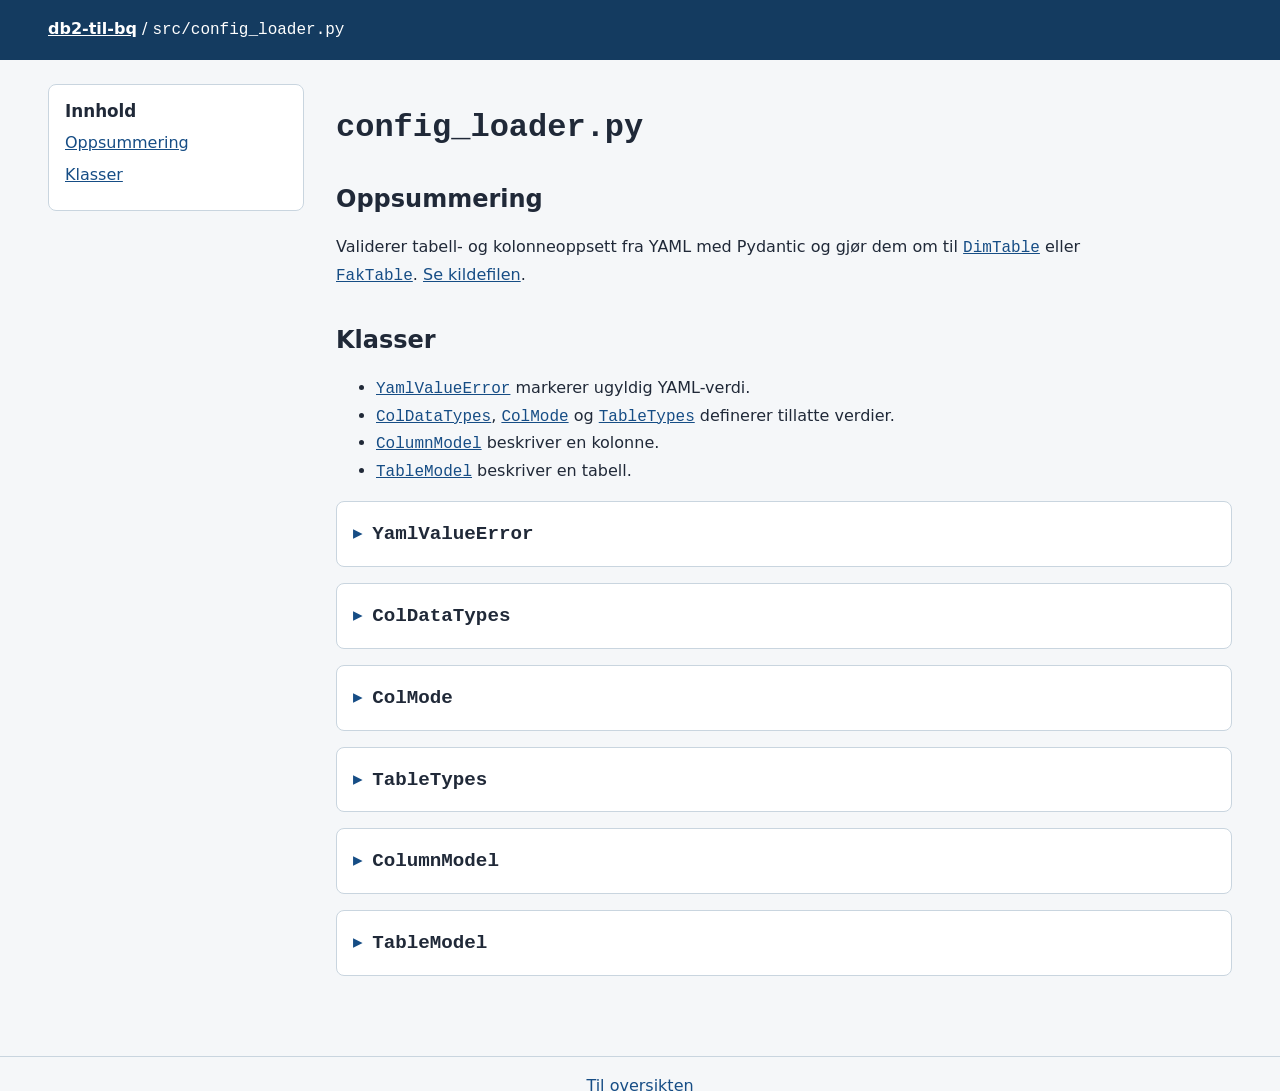
<file: docs/src/config_loader.html>
<!doctype html>
<html lang="nb">
<head><meta charset="utf-8"><meta name="viewport" content="width=device-width, initial-scale=1"><title>config_loader.py | db2-til-bq</title><link rel="stylesheet" href="../style.css"></head>
<body>
<header class="site-header"><a href="../index.html">db2-til-bq</a> / <code>src/config_loader.py</code></header>
<div class="layout">
  <nav class="contents" aria-label="Innhold på siden"><h2>Innhold</h2><ul><li><a href="#oppsummering">Oppsummering</a></li><li><a href="#klasser">Klasser</a></li></ul></nav>
  <main>
    <h1><code>config_loader.py</code></h1>
    <section id="oppsummering"><h2>Oppsummering</h2><p>Validerer tabell- og kolonneoppsett fra YAML med Pydantic og gjør dem om til <a href="class_table.html#dimtable"><code>DimTable</code></a> eller <a href="class_table.html#faktable"><code>FakTable</code></a>. <a href="https://github.com/navikt/db2-til-bq/blob/main/src/config_loader.py">Se kildefilen</a>.</p></section>
    <section id="klasser"><h2>Klasser</h2><ul><li><a href="#yamlvalueerror"><code>YamlValueError</code></a> markerer ugyldig YAML-verdi.</li><li><a href="#coldatatypes"><code>ColDataTypes</code></a>, <a href="#colmode"><code>ColMode</code></a> og <a href="#tabletypes"><code>TableTypes</code></a> definerer tillatte verdier.</li><li><a href="#columnmodel"><code>ColumnModel</code></a> beskriver en kolonne.</li><li><a href="#tablemodel"><code>TableModel</code></a> beskriver en tabell.</li></ul>
            <details class="symbol class-group" id="yamlvalueerror">
        <summary><code>YamlValueError</code></summary>
        <div class="symbol-content"><p>Unntak brukt av validatorene ved ugyldig tabell- eller kolonneoppsett.</p><p class="type-info"><strong>Arver fra:</strong> <code>BaseException</code>.</p><p class="type-info"><strong>Konstruktør:</strong> <code>YamlValueError.__init__(message: str)</code>.</p><p class="type-info">Ingen eksplisitt annoterte felt i klassen.</p><div class="table-scroll"><table class="callers"><caption>Kalles av</caption><thead><tr><th scope="col">Kaller</th><th scope="col">Relasjon</th></tr></thead><tbody><tr><td><a href="#validate_col_data_type"><code>validate_col_data_type()</code></a></td><td>Oppretter unntak ved ugyldig verdi</td></tr><tr><td><a href="#validate_mode"><code>validate_mode()</code></a></td><td>Oppretter unntak ved ugyldig verdi</td></tr><tr><td><a href="#validate_table_type"><code>validate_table_type()</code></a></td><td>Oppretter unntak ved ugyldig verdi</td></tr><tr><td><a href="#validate_cols"><code>validate_cols()</code></a></td><td>Oppretter unntak ved ugyldig verdi</td></tr><tr><td><a href="#validate_check_col"><code>validate_check_col()</code></a></td><td>Oppretter unntak ved ugyldig verdi</td></tr><tr><td><a href="#validate_order_cols"><code>validate_order_cols()</code></a></td><td>Oppretter unntak ved ugyldig verdi</td></tr></tbody></table></div>
        <p class="method-label"><strong>Metoder</strong></p>
      <details class="symbol method" id="yaml-init">
        <summary><code>__init__()</code></summary>
        <div class="symbol-content"><p>Lagrer feilmeldingen i unntaket.</p><div class="docstring"><p class="doc-label"><strong>Args:</strong></p><dl class="doc-args"><dt><code>message</code> (<code>str</code>)</dt><dd>Feilmeldingen for en ugyldig konfigurasjonsverdi.</dd></dl><p class="doc-label"><strong>Returns:</strong></p><p>Returtype ikke annotert.</p></div><div class="table-scroll"><table class="callers"><caption>Kalles av</caption><thead><tr><th scope="col">Kaller</th><th scope="col">Relasjon</th></tr></thead><tbody><tr><td><a href="#validate_col_data_type"><code>validate_col_data_type()</code></a></td><td>Kaller</td></tr><tr><td><a href="#validate_mode"><code>validate_mode()</code></a></td><td>Kaller</td></tr><tr><td><a href="#validate_table_type"><code>validate_table_type()</code></a></td><td>Kaller</td></tr><tr><td><a href="#validate_cols"><code>validate_cols()</code></a></td><td>Kaller</td></tr><tr><td><a href="#validate_check_col"><code>validate_check_col()</code></a></td><td>Kaller</td></tr><tr><td><a href="#validate_order_cols"><code>validate_order_cols()</code></a></td><td>Kaller</td></tr></tbody></table></div></div>
      </details></div>
      </details>
      <details class="symbol class-group" id="coldatatypes">
        <summary><code>ColDataTypes</code></summary>
        <div class="symbol-content"><p>Enum for <code>INTEGER</code>, <code>STRING</code>, <code>DATE</code> og <code>DATETIME</code>. Brukes av <a href="#validate_col_data_type"><code>validate_col_data_type()</code></a>. Ingen egne metoder.</p><p class="type-info"><strong>Arver fra:</strong> <code>Enum</code>.</p><p class="type-info">Ingen eksplisitt annotert konstruktør i modulen.</p><p class="type-info">Ingen eksplisitt annoterte felt i klassen.</p><div class="table-scroll"><table class="callers"><caption>Kalles av</caption><thead><tr><th scope="col">Kaller</th><th scope="col">Relasjon</th></tr></thead><tbody><tr><td><a href="#validate_col_data_type"><code>validate_col_data_type()</code></a></td><td>Sjekker tillatte datatyper</td></tr></tbody></table></div></div>
      </details>
      <details class="symbol class-group" id="colmode">
        <summary><code>ColMode</code></summary>
        <div class="symbol-content"><p>Enum for <code>REQUIRED</code>. Brukes av <a href="#validate_mode"><code>validate_mode()</code></a>. Ingen egne metoder.</p><p class="type-info"><strong>Arver fra:</strong> <code>Enum</code>.</p><p class="type-info">Ingen eksplisitt annotert konstruktør i modulen.</p><p class="type-info">Ingen eksplisitt annoterte felt i klassen.</p><div class="table-scroll"><table class="callers"><caption>Kalles av</caption><thead><tr><th scope="col">Kaller</th><th scope="col">Relasjon</th></tr></thead><tbody><tr><td><a href="#validate_mode"><code>validate_mode()</code></a></td><td>Sjekker tillatt mode</td></tr></tbody></table></div></div>
      </details>
      <details class="symbol class-group" id="tabletypes">
        <summary><code>TableTypes</code></summary>
        <div class="symbol-content"><p>Enum for <code>DIM</code> og <code>FAK</code>. Brukes ved tabellvalidering og konvertering. Ingen egne metoder.</p><p class="type-info"><strong>Arver fra:</strong> <code>Enum</code>.</p><p class="type-info">Ingen eksplisitt annotert konstruktør i modulen.</p><p class="type-info">Ingen eksplisitt annoterte felt i klassen.</p><div class="table-scroll"><table class="callers"><caption>Kalles av</caption><thead><tr><th scope="col">Kaller</th><th scope="col">Relasjon</th></tr></thead><tbody><tr><td><a href="#validate_table_type"><code>validate_table_type()</code></a></td><td>Sjekker tillatt tabelltype</td></tr><tr><td><a href="#table_to_table_object"><code>to_table_object()</code></a></td><td>Velger tabellobjekt</td></tr><tr><td><a href="#validate_check_col"><code>validate_check_col()</code></a></td><td>Sjekker faktatabell</td></tr><tr><td><a href="#validate_order_cols"><code>validate_order_cols()</code></a></td><td>Sjekker faktatabell</td></tr></tbody></table></div></div>
      </details>
      <details class="symbol class-group" id="columnmodel">
        <summary><code>ColumnModel</code></summary>
        <div class="symbol-content">
          <p>Pydantic-modell for navn, datatype, beskrivelse, mode og valgfri maksimumslengde. Opprettes av <a href="#column_from_dict"><code>from_dict()</code></a> ved lesing av konfigurasjonen.</p>
          <p class="type-info"><strong>Arver fra:</strong> <code>BaseModel</code>.</p>
          <div class="docstring">
            <p class="doc-label"><strong>Opprettelse</strong></p>
            <p>Pydantic tar imot disse feltene når <code>ColumnModel</code> opprettes:</p>
            <p class="doc-label"><strong>Args:</strong></p>
            <dl class="doc-args">
              <dt><code>name</code> (<code>str</code>)</dt><dd>Kolonnenavnet. Påkrevd.</dd>
              <dt><code>col_data_type</code> (<code>str</code>)</dt><dd>Datatypen. Påkrevd og validert mot <code>ColDataTypes</code>.</dd>
              <dt><code>description</code> (<code>str</code>)</dt><dd>Kolonnebeskrivelsen. Påkrevd.</dd>
              <dt><code>mode</code> (<code>Optional[str]</code>)</dt><dd>Kolonnens mode. Standardverdi: <code>None</code>; angitt verdi valideres mot <code>ColMode</code>.</dd>
              <dt><code>max_length</code> (<code>Optional[int]</code>)</dt><dd>Maksimumslengden. Standardverdi: <code>None</code>; angitt verdi må være større enn null.</dd>
            </dl>
          </div>
          <div class="table-scroll"><table class="callers"><caption>Kalles av</caption><thead><tr><th scope="col">Kaller</th><th scope="col">Relasjon</th></tr></thead><tbody><tr><td><a href="#column_from_dict"><code>ColumnModel.from_dict()</code></a></td><td>Oppretter instans</td></tr></tbody></table></div>
        <p class="method-label"><strong>Metoder</strong></p>
      <details class="symbol method" id="to_bq_schema_field">
        <summary><code>to_bq_schema_field()</code></summary>
        <div class="symbol-content"><p>Gjør kolonnen om til et BigQuery-<code>SchemaField</code>.</p><div class="docstring"><p class="doc-label"><strong>Returns:</strong></p><p><code>bigquery.SchemaField</code>: Kolonnen som BigQuery-skjemaelement.</p></div><div class="table-scroll"><table class="callers"><caption>Kalles av</caption><thead><tr><th scope="col">Kaller</th><th scope="col">Relasjon</th></tr></thead><tbody><tr><td><a href="#table_to_table_object"><code>TableModel.to_table_object()</code></a></td><td>Kaller</td></tr></tbody></table></div></div>
      </details>
      <details class="symbol method" id="column_from_dict">
        <summary><code>from_dict()</code></summary>
        <div class="symbol-content"><p>Leser kolonnefelter fra en dictionary og oppretter en validert <code>ColumnModel</code>.</p><div class="docstring"><p class="doc-label"><strong>Args:</strong></p><dl class="doc-args"><dt><code>col_dict</code> (<code>dict</code>)</dt><dd>Kolonnedataene fra YAML-konfigurasjonen.</dd></dl><p class="doc-label"><strong>Returns:</strong></p><p><code>'ColumnModel'</code>: En validert kolonnemodell.</p></div><div class="table-scroll"><table class="callers"><caption>Kalles av</caption><thead><tr><th scope="col">Kaller</th><th scope="col">Relasjon</th></tr></thead><tbody><tr><td><a href="#table_from_dict"><code>TableModel.from_dict()</code></a></td><td>Kaller</td></tr></tbody></table></div></div>
      </details>
      <details class="symbol method" id="validate_col_data_type">
        <summary><code>validate_col_data_type()</code></summary>
        <div class="symbol-content"><p>Sjekker at kolonnedatatypen finnes i <code>ColDataTypes</code>, uavhengig av store/små bokstaver.</p><div class="docstring"><p class="doc-label"><strong>Args:</strong></p><dl class="doc-args"><dt><code>col_data_type</code> (<code>str</code>)</dt><dd>Datatypen som skal valideres.</dd></dl><p class="doc-label"><strong>Returns:</strong></p><p><code>str</code>: Den validerte datatypen.</p></div><div class="table-scroll"><table class="callers"><caption>Kalles av</caption><thead><tr><th scope="col">Kaller</th><th scope="col">Relasjon</th></tr></thead><tbody><tr><td>Pydantic</td><td>Feltvalidator ved opprettelse av ColumnModel</td></tr></tbody></table></div></div>
      </details>
      <details class="symbol method" id="validate_mode">
        <summary><code>validate_mode()</code></summary>
        <div class="symbol-content"><p>Validerer angitt kolonne-mode mot <code>ColMode</code>; en manglende verdi er tillatt.</p><div class="docstring"><p class="doc-label"><strong>Args:</strong></p><dl class="doc-args"><dt><code>mode</code> (<code>Optional[str]</code>)</dt><dd>Kolonnens mode, eller None hvis den mangler.</dd></dl><p class="doc-label"><strong>Returns:</strong></p><p><code>str</code>: Den validerte modusen eller None hvis feltet mangler.</p></div><div class="table-scroll"><table class="callers"><caption>Kalles av</caption><thead><tr><th scope="col">Kaller</th><th scope="col">Relasjon</th></tr></thead><tbody><tr><td>Pydantic</td><td>Feltvalidator ved opprettelse av ColumnModel</td></tr></tbody></table></div></div>
      </details></div>
      </details>
      <details class="symbol class-group" id="tablemodel">
        <summary><code>TableModel</code></summary>
        <div class="symbol-content">
          <p>Pydantic-modell for tabelltype, beskrivelse, kolonner og eventuelle filter-/sorteringskolonner. Opprettes av <a href="functions.html#load_config_tables"><code>load_config_tables()</code></a> via <a href="#table_from_dict"><code>from_dict()</code></a>.</p>
          <p class="type-info"><strong>Arver fra:</strong> <code>BaseModel</code>.</p>
          <div class="docstring">
            <p class="doc-label"><strong>Opprettelse</strong></p>
            <p>Pydantic tar imot disse feltene når <code>TableModel</code> opprettes:</p>
            <p class="doc-label"><strong>Args:</strong></p>
            <dl class="doc-args">
              <dt><code>name</code> (<code>str</code>)</dt><dd>Tabellnavnet. Påkrevd.</dd>
              <dt><code>table_type</code> (<code>str</code>)</dt><dd>Tabelltypen <code>DIM</code> eller <code>FAK</code>. Påkrevd.</dd>
              <dt><code>description</code> (<code>str</code>)</dt><dd>Tabellbeskrivelsen. Påkrevd.</dd>
              <dt><code>cols</code> (<code>list[ColumnModel]</code>)</dt><dd>Kolonnene. Påkrevd; må inneholde minst én kolonne.</dd>
              <dt><code>check_col</code> (<code>Optional[str]</code>)</dt><dd>Kontrollkolonnen. Standardverdi: <code>None</code>. Påkrevd for <code>FAK</code> og må finnes i <code>cols</code>; skal ikke settes for <code>DIM</code>.</dd>
              <dt><code>order_cols</code> (<code>Optional[list[str]]</code>)</dt><dd>Sorteringskolonnene. Standardverdi: <code>None</code>. Påkrevd for <code>FAK</code>, og alle må finnes i <code>cols</code>; skal ikke settes for <code>DIM</code>.</dd>
            </dl>
          </div>
          <div class="table-scroll"><table class="callers"><caption>Kalles av</caption><thead><tr><th scope="col">Kaller</th><th scope="col">Relasjon</th></tr></thead><tbody><tr><td><a href="#table_from_dict"><code>TableModel.from_dict()</code></a></td><td>Oppretter instans</td></tr></tbody></table></div>
        <p class="method-label"><strong>Metoder</strong></p>
      <details class="symbol method" id="table_to_table_object">
        <summary><code>to_table_object()</code></summary>
        <div class="symbol-content"><p>Gjør kolonnene om til BigQuery-felter og oppretter <code>DimTable</code> eller <code>FakTable</code> ut fra tabelltypen.</p><div class="docstring"><p class="doc-label"><strong>Returns:</strong></p><p><code>Union[DimTable, FakTable]</code>: En dimensjons- eller faktatabell.</p></div><div class="table-scroll"><table class="callers"><caption>Kalles av</caption><thead><tr><th scope="col">Kaller</th><th scope="col">Relasjon</th></tr></thead><tbody><tr><td><a href="functions.html#load_config_tables"><code>load_config_tables()</code></a></td><td>Kaller</td></tr></tbody></table></div></div>
      </details>
      <details class="symbol method" id="table_from_dict">
        <summary><code>from_dict()</code></summary>
        <div class="symbol-content"><p>Leser tabellfelter og kolonner fra en dictionary og oppretter en validert <code>TableModel</code>.</p><div class="docstring"><p class="doc-label"><strong>Args:</strong></p><dl class="doc-args"><dt><code>table_dict</code> (<code>dict</code>)</dt><dd>Tabelldataene fra YAML-konfigurasjonen.</dd></dl><p class="doc-label"><strong>Returns:</strong></p><p><code>'TableModel'</code>: En validert tabellmodell.</p></div><div class="table-scroll"><table class="callers"><caption>Kalles av</caption><thead><tr><th scope="col">Kaller</th><th scope="col">Relasjon</th></tr></thead><tbody><tr><td><a href="functions.html#load_config_tables"><code>load_config_tables()</code></a></td><td>Kaller</td></tr></tbody></table></div></div>
      </details>
      <details class="symbol method" id="validate_table_type">
        <summary><code>validate_table_type()</code></summary>
        <div class="symbol-content"><p>Sjekker at typen er <code>DIM</code> eller <code>FAK</code>.</p><div class="docstring"><p class="doc-label"><strong>Args:</strong></p><dl class="doc-args"><dt><code>table_type</code> (<code>str</code>)</dt><dd>Tabelltypen som skal valideres.</dd></dl><p class="doc-label"><strong>Returns:</strong></p><p><code>str</code>: Den validerte tabelltypen.</p></div><div class="table-scroll"><table class="callers"><caption>Kalles av</caption><thead><tr><th scope="col">Kaller</th><th scope="col">Relasjon</th></tr></thead><tbody><tr><td>Pydantic</td><td>Feltvalidator ved opprettelse av TableModel</td></tr></tbody></table></div></div>
      </details>
      <details class="symbol method" id="validate_cols">
        <summary><code>validate_cols()</code></summary>
        <div class="symbol-content"><p>Sikrer at minst én kolonne er konfigurert.</p><div class="docstring"><p class="doc-label"><strong>Args:</strong></p><dl class="doc-args"><dt><code>cols</code> (<code>list[ColumnModel]</code>)</dt><dd>Kolonnemodellene som skal valideres.</dd></dl><p class="doc-label"><strong>Returns:</strong></p><p><code>list[ColumnModel]</code>: De validerte kolonnemodellene.</p></div><div class="table-scroll"><table class="callers"><caption>Kalles av</caption><thead><tr><th scope="col">Kaller</th><th scope="col">Relasjon</th></tr></thead><tbody><tr><td>Pydantic</td><td>Feltvalidator ved opprettelse av TableModel</td></tr></tbody></table></div></div>
      </details>
      <details class="symbol method" id="validate_check_col">
        <summary><code>validate_check_col()</code></summary>
        <div class="symbol-content"><p>Krever at faktatabeller har en kontrollkolonne som finnes blant kolonnene, og at dimensjoner ikke har den.</p><div class="docstring"><p class="doc-label"><strong>Returns:</strong></p><p><code>Self</code>: Tabellmodellen etter validering.</p></div><div class="table-scroll"><table class="callers"><caption>Kalles av</caption><thead><tr><th scope="col">Kaller</th><th scope="col">Relasjon</th></tr></thead><tbody><tr><td>Pydantic</td><td>Modellvalidator ved opprettelse av TableModel</td></tr></tbody></table></div></div>
      </details>
      <details class="symbol method" id="validate_order_cols">
        <summary><code>validate_order_cols()</code></summary>
        <div class="symbol-content"><p>Krever sorteringskolonner for fakta og sjekker at de finnes blant kolonnene; dimensjoner kan ikke ha sorteringskolonner.</p><div class="docstring"><p class="doc-label"><strong>Returns:</strong></p><p><code>Self</code>: Tabellmodellen etter validering.</p></div><div class="table-scroll"><table class="callers"><caption>Kalles av</caption><thead><tr><th scope="col">Kaller</th><th scope="col">Relasjon</th></tr></thead><tbody><tr><td>Pydantic</td><td>Modellvalidator ved opprettelse av TableModel</td></tr></tbody></table></div></div>
      </details></div>
      </details>
    </section>

  </main>
</div>
<footer class="site-footer"><a href="../index.html">Til oversikten</a></footer>
<script src="../details.js" defer></script>
</body>
</html>
</file>
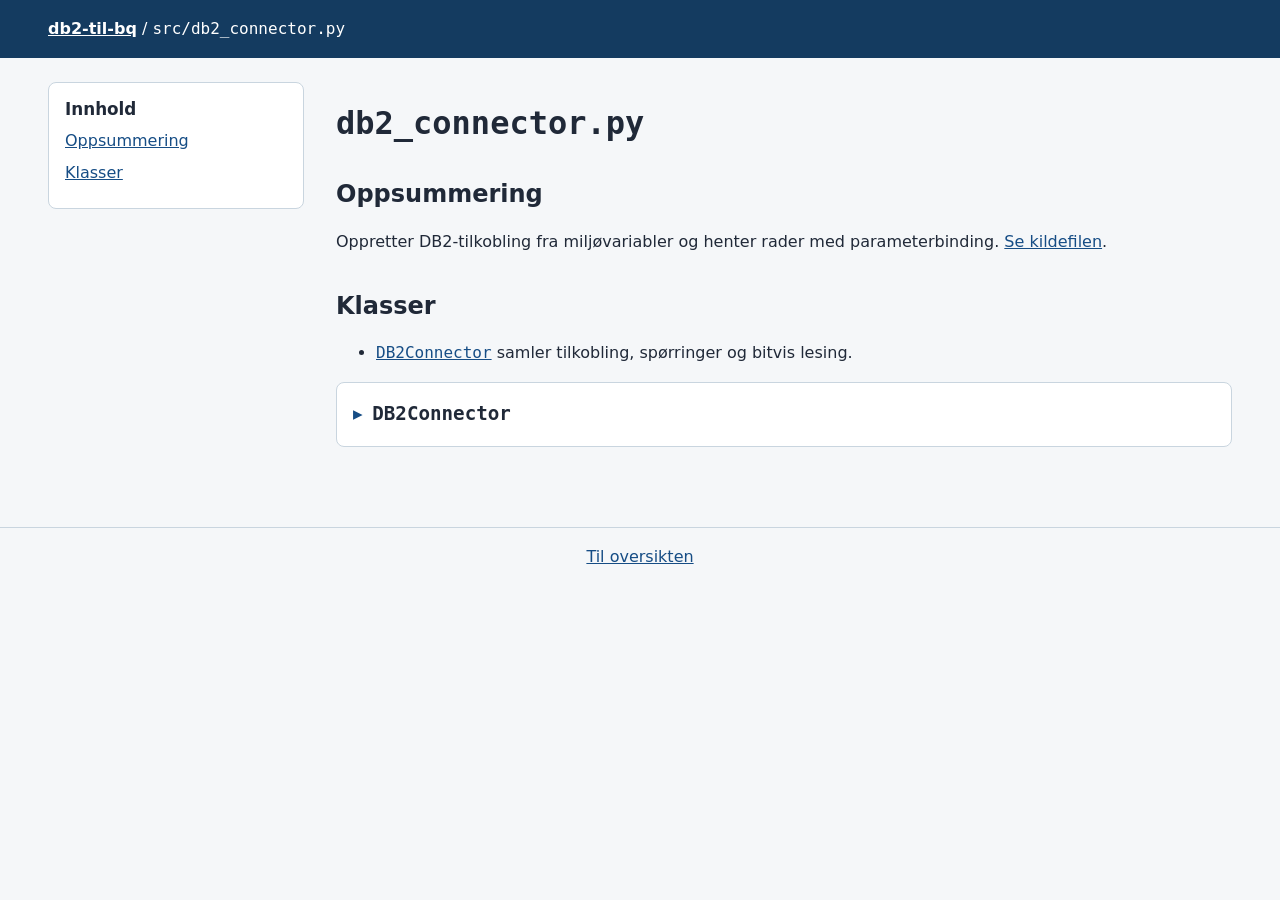
<file: docs/src/db2_connector.html>
<!doctype html>
<html lang="nb">
<head><meta charset="utf-8"><meta name="viewport" content="width=device-width, initial-scale=1"><title>db2_connector.py | db2-til-bq</title><link rel="stylesheet" href="../style.css"></head>
<body>
<header class="site-header"><a href="../index.html">db2-til-bq</a> / <code>src/db2_connector.py</code></header>
<div class="layout">
  <nav class="contents" aria-label="Innhold på siden"><h2>Innhold</h2><ul><li><a href="#oppsummering">Oppsummering</a></li><li><a href="#klasser">Klasser</a></li></ul></nav>
  <main>
    <h1><code>db2_connector.py</code></h1>
    <section id="oppsummering"><h2>Oppsummering</h2><p>Oppretter DB2-tilkobling fra miljøvariabler og henter rader med parameterbinding. <a href="https://github.com/navikt/db2-til-bq/blob/main/src/db2_connector.py">Se kildefilen</a>.</p></section>
    <section id="klasser"><h2>Klasser</h2><ul><li><a href="#db2connector"><code>DB2Connector</code></a> samler tilkobling, spørringer og bitvis lesing.</li></ul>
      <details class="symbol class-group" id="db2connector">
        <summary><code>DB2Connector</code></summary>
        <div class="symbol-content"><p>Brukes av begge vanlige entrypoints og av <code>init_OS.py</code>, via fabrikkmetoden <a href="#create_connector_from_envs"><code>create_connector_from_envs()</code></a>.</p><p class="type-info"><strong>Arver fra:</strong> Ingen eksplisitt baseklasse.</p><p class="type-info"><strong>Konstruktør:</strong> <code>DB2Connector.__init__(database_name: str, host: str, port: str, username: str, password: str)</code>.</p><p class="type-info"><strong>Annoterte felt:</strong> <code>connection: ibm_db.IBM_DBConnection</code>.</p><div class="table-scroll"><table class="callers"><caption>Kalles av</caption><thead><tr><th scope="col">Kaller</th><th scope="col">Relasjon</th></tr></thead><tbody><tr><td><a href="#create_connector_from_envs"><code>create_connector_from_envs()</code></a></td><td>Oppretter instans</td></tr></tbody></table></div>
        <p class="method-label"><strong>Metoder</strong></p>
      <details class="symbol method" id="init">
        <summary><code>__init__()</code></summary>
        <div class="symbol-content"><p>Lagrer tilkoblingsparametere og oppretter DB2-tilkoblingen via <a href="#create_connection"><code>_create_connection()</code></a>.</p><div class="docstring"><p class="doc-label"><strong>Args:</strong></p><dl class="doc-args"><dt><code>database_name</code> (<code>str</code>)</dt><dd>Navnet på DB2-databasen.</dd><dt><code>host</code> (<code>str</code>)</dt><dd>Adressen til DB2-serveren.</dd><dt><code>port</code> (<code>str</code>)</dt><dd>Porten til DB2-serveren.</dd><dt><code>username</code> (<code>str</code>)</dt><dd>Brukernavnet for DB2-tilkoblingen.</dd><dt><code>password</code> (<code>str</code>)</dt><dd>Passordet for DB2-tilkoblingen.</dd></dl><p class="doc-label"><strong>Returns:</strong></p><p>Returtype ikke annotert.</p></div><div class="table-scroll"><table class="callers"><caption>Kalles av</caption><thead><tr><th scope="col">Kaller</th><th scope="col">Relasjon</th></tr></thead><tbody><tr><td><a href="#create_connector_from_envs"><code>create_connector_from_envs()</code></a></td><td>Oppretter instans</td></tr></tbody></table></div></div>
      </details>
      <details class="symbol method" id="exec_immediate">
        <summary><code>exec_immediate()</code></summary>
        <div class="symbol-content"><p>Utfører en spørring umiddelbart på den åpne DB2-tilkoblingen.</p><div class="docstring"><p class="doc-label"><strong>Args:</strong></p><dl class="doc-args"><dt><code>query</code> (ikke annotert)</dt><dd>SQL-spørringen som skal kjøres i DB2.</dd></dl><p class="doc-label"><strong>Returns:</strong></p><p>Returtype ikke annotert.</p></div><div class="table-scroll"><table class="callers"><caption>Kalles av</caption><thead><tr><th scope="col">Kaller</th><th scope="col">Relasjon</th></tr></thead><tbody><tr><td><a href="#create_connector_from_envs"><code>create_connector_from_envs()</code></a></td><td>Kaller når databasen heter TDB2</td></tr></tbody></table></div></div>
      </details>
      <details class="symbol method" id="close">
        <summary><code>close()</code></summary>
        <div class="symbol-content"><p>Lukker DB2-tilkoblingen.</p><div class="docstring"><p class="doc-label"><strong>Returns:</strong></p><p>Returtype ikke annotert.</p></div><div class="table-scroll"><table class="callers"><caption>Kalles av</caption><thead><tr><th scope="col">Kaller</th><th scope="col">Relasjon</th></tr></thead><tbody><tr><td><code>main()</code> i <a href="https://github.com/navikt/db2-til-bq/blob/main/db2_til_bq_OS.py"><code>db2_til_bq_OS.py</code></a></td><td>Kaller etter vellykket overføring</td></tr><tr><td><code>main()</code> i <a href="https://github.com/navikt/db2-til-bq/blob/main/db2_til_bq_UR.py"><code>db2_til_bq_UR.py</code></a></td><td>Kaller etter vellykket overføring</td></tr><tr><td><code>main()</code> i <a href="https://github.com/navikt/db2-til-bq/blob/main/init_OS.py"><code>init_OS.py</code></a></td><td>Kaller etter vellykket overføring</td></tr></tbody></table></div></div>
      </details>
      <details class="symbol method" id="get_chunks">
        <summary><code>get_chunks()</code></summary>
        <div class="symbol-content"><p>Legger <code>OFFSET</code> og <code>FETCH NEXT</code> til spørringen, henter rader i biter og avslutter når resultatet har færre rader enn bitstørrelsen. Returnerer også siste bit dersom den er tom.</p><div class="docstring"><p class="doc-label"><strong>Args:</strong></p><dl class="doc-args"><dt><code>chunk_size</code> (<code>int</code>)</dt><dd>Høyeste antall rader i hver bit.</dd><dt><code>base_query</code> (<code>str</code>)</dt><dd>SQL-spørringen som radene skal hentes med.</dd><dt><code>binds</code> (<code>dict</code>)</dt><dd>Bind-parametere for DB2-spørringen.</dd></dl><p class="doc-label"><strong>Returns:</strong></p><p><code>Iterator[list[dict[str, Any]]]</code>: En iterator med DB2-rader fordelt i biter.</p></div><div class="table-scroll"><table class="callers"><caption>Kalles av</caption><thead><tr><th scope="col">Kaller</th><th scope="col">Relasjon</th></tr></thead><tbody><tr><td><a href="functions.html#db2_to_bq"><code>functions.db2_to_bq()</code></a></td><td>Kaller</td></tr><tr><td><code>db2_to_bq()</code> i <a href="https://github.com/navikt/db2-til-bq/blob/main/init_OS.py"><code>init_OS.py</code></a></td><td>Kaller</td></tr></tbody></table></div></div>
      </details>
      <details class="symbol method" id="get_rows">
        <summary><code>get_rows()</code></summary>
        <div class="symbol-content"><p>Forbereder og kjører DB2-spørringen med bind-parametere og returnerer radene som dictionaries.</p><div class="docstring"><p class="doc-label"><strong>Args:</strong></p><dl class="doc-args"><dt><code>query</code> (<code>str</code>)</dt><dd>SQL-spørringen som skal kjøres i DB2.</dd><dt><code>binds</code> (<code>Dict[int, Any]</code>)</dt><dd>Bind-parametere for DB2-spørringen.</dd></dl><p class="doc-label"><strong>Returns:</strong></p><p><code>List[Dict[str, Any]]</code>: Radene fra DB2-spørringen.</p></div><div class="table-scroll"><table class="callers"><caption>Kalles av</caption><thead><tr><th scope="col">Kaller</th><th scope="col">Relasjon</th></tr></thead><tbody><tr><td><a href="#get_chunks"><code>get_chunks()</code></a></td><td>Kaller</td></tr></tbody></table></div></div>
      </details>
      <details class="symbol method" id="create_connection">
        <summary><code>_create_connection()</code></summary>
        <div class="symbol-content"><p>Åpner DB2-tilkoblingen med en DSN fra <a href="#create_dsn"><code>_create_dsn()</code></a>.</p><div class="docstring"><p class="doc-label"><strong>Returns:</strong></p><p><code>ibm_db.IBM_DBConnection</code>: DB2-tilkoblingen.</p></div><div class="table-scroll"><table class="callers"><caption>Kalles av</caption><thead><tr><th scope="col">Kaller</th><th scope="col">Relasjon</th></tr></thead><tbody><tr><td><a href="#init"><code>__init__()</code></a></td><td>Kaller</td></tr></tbody></table></div></div>
      </details>
      <details class="symbol method" id="create_dsn">
        <summary><code>_create_dsn()</code></summary>
        <div class="symbol-content"><p>Setter sammen DB2-parametere til tilkoblingsstrengen.</p><div class="docstring"><p class="doc-label"><strong>Returns:</strong></p><p>Returtype ikke annotert.</p></div><div class="table-scroll"><table class="callers"><caption>Kalles av</caption><thead><tr><th scope="col">Kaller</th><th scope="col">Relasjon</th></tr></thead><tbody><tr><td><a href="#create_connection"><code>_create_connection()</code></a></td><td>Kaller</td></tr></tbody></table></div></div>
      </details>
      <details class="symbol method" id="create_connector_from_envs">
        <summary><code>create_connector_from_envs()</code></summary>
        <div class="symbol-content"><p>Leser DB2-parametere fra miljøvariabler og oppretter tilkoblingen. For <code>TDB2</code> aktiveres også spørringsakselerasjon.</p><div class="docstring"><p class="doc-label"><strong>Returns:</strong></p><p><code>'DB2Connector'</code>: En DB2Connector opprettet fra miljøvariablene.</p></div><div class="table-scroll"><table class="callers"><caption>Kalles av</caption><thead><tr><th scope="col">Kaller</th><th scope="col">Relasjon</th></tr></thead><tbody><tr><td><code>main()</code> i <a href="https://github.com/navikt/db2-til-bq/blob/main/db2_til_bq_OS.py"><code>db2_til_bq_OS.py</code></a></td><td>Kaller</td></tr><tr><td><code>main()</code> i <a href="https://github.com/navikt/db2-til-bq/blob/main/db2_til_bq_UR.py"><code>db2_til_bq_UR.py</code></a></td><td>Kaller</td></tr><tr><td><code>main()</code> i <a href="https://github.com/navikt/db2-til-bq/blob/main/init_OS.py"><code>init_OS.py</code></a></td><td>Kaller</td></tr></tbody></table></div></div>
      </details></div>
      </details>
    </section>

  </main>
</div>
<footer class="site-footer"><a href="../index.html">Til oversikten</a></footer>
<script src="../details.js" defer></script>
</body>
</html>
</file>
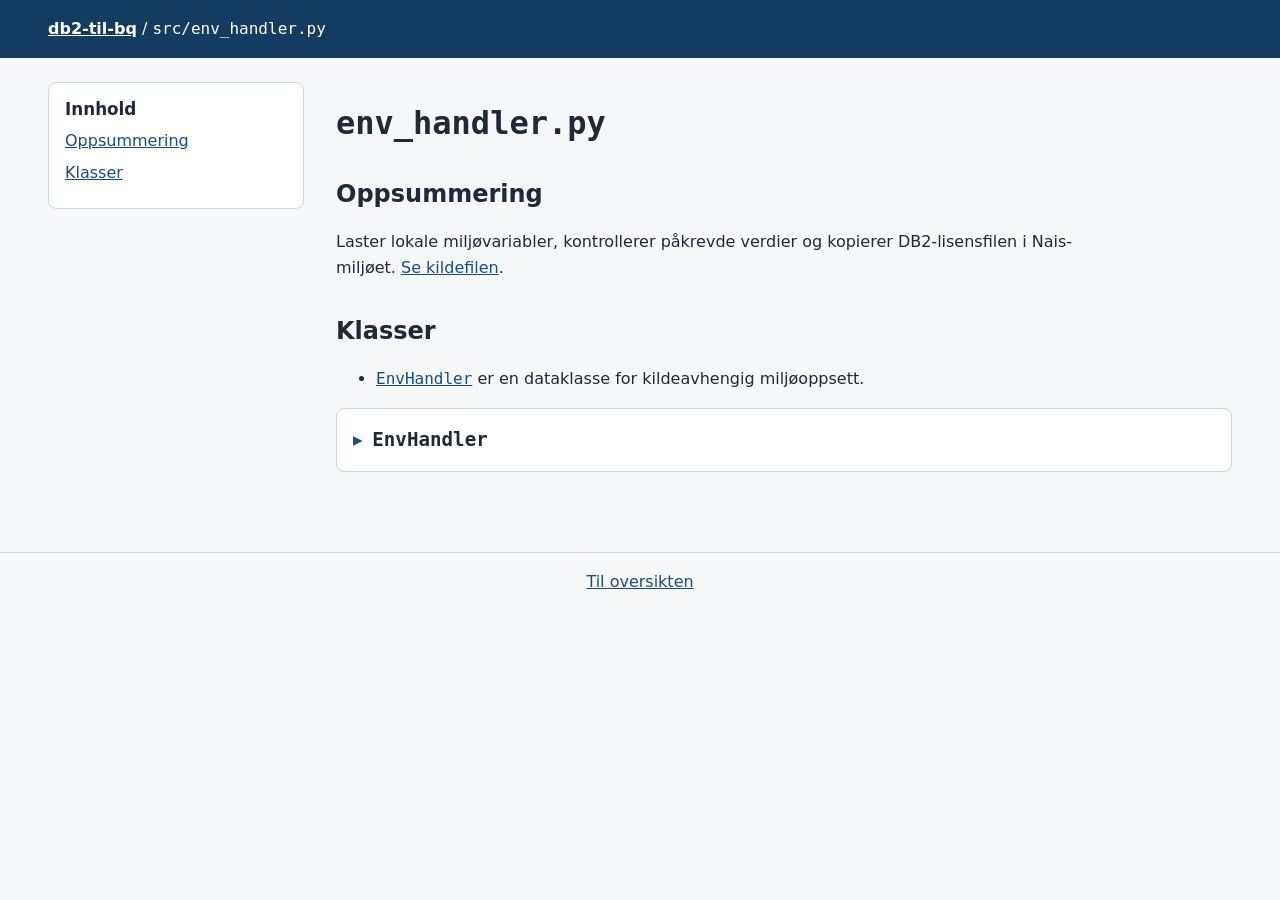
<file: docs/src/env_handler.html>
<!doctype html>
<html lang="nb">
<head><meta charset="utf-8"><meta name="viewport" content="width=device-width, initial-scale=1"><title>env_handler.py | db2-til-bq</title><link rel="stylesheet" href="../style.css"></head>
<body>
<header class="site-header"><a href="../index.html">db2-til-bq</a> / <code>src/env_handler.py</code></header>
<div class="layout">
  <nav class="contents" aria-label="Innhold på siden"><h2>Innhold</h2><ul><li><a href="#oppsummering">Oppsummering</a></li><li><a href="#klasser">Klasser</a></li></ul></nav>
  <main>
    <h1><code>env_handler.py</code></h1>
    <section id="oppsummering"><h2>Oppsummering</h2><p>Laster lokale miljøvariabler, kontrollerer påkrevde verdier og kopierer DB2-lisensfilen i Nais-miljøet. <a href="https://github.com/navikt/db2-til-bq/blob/main/src/env_handler.py">Se kildefilen</a>.</p></section>
    <section id="klasser"><h2>Klasser</h2><ul><li><a href="#envhandler"><code>EnvHandler</code></a> er en dataklasse for kildeavhengig miljøoppsett.</li></ul>
      <details class="symbol class-group" id="envhandler">
        <summary><code>EnvHandler</code></summary>
        <div class="symbol-content">
          <p>Opprettes av <a href="functions.html#set_and_check_envs"><code>set_and_check_envs()</code></a> med <code>OS</code> eller <code>UR</code> som kildenavn.</p>
          <p class="type-info"><strong>Arver fra:</strong> Ingen eksplisitt baseklasse.</p>
          <div class="docstring">
            <p class="doc-label"><strong>Opprettelse</strong></p>
            <p><code>@dataclass</code> genererer <code>EnvHandler(source_name: str)</code>.</p>
            <p class="doc-label"><strong>Args:</strong></p>
            <dl class="doc-args"><dt><code>source_name</code> (<code>str</code>)</dt><dd>Kildenavnet som brukes til miljøoppsettet.</dd></dl>
            <p class="doc-label"><strong>Felt satt i <a href="#post_init"><code>__post_init__()</code></a>:</strong></p>
            <p>Disse feltene tas ikke imot av konstruktøren.</p>
            <dl class="doc-args"><dt><code>required_envs</code> (<code>list[str]</code>, <code>init=False</code>)</dt><dd>Navnene på påkrevde miljøvariabler.</dd><dt><code>local</code> (<code>bool</code>, <code>init=False</code>)</dt><dd>Om kjøringen er lokal.</dd></dl>
          </div>
          <div class="table-scroll"><table class="callers"><caption>Kalles av</caption><thead><tr><th scope="col">Kaller</th><th scope="col">Relasjon</th></tr></thead><tbody><tr><td><a href="functions.html#set_and_check_envs"><code>set_and_check_envs()</code></a></td><td>Oppretter instans</td></tr></tbody></table></div>
        <p class="method-label"><strong>Metoder</strong></p>
      <details class="symbol method" id="post_init">
        <summary><code>__post_init__()</code></summary>
        <div class="symbol-content"><p>Fyller listen over nødvendige variabler, avgjør om kjøringen er lokal og kopierer lisensfilen når den kjører på Nais.</p><div class="docstring"><p class="doc-label"><strong>Returns:</strong></p><p><code>None</code>: Ingen returverdi.</p></div><div class="table-scroll"><table class="callers"><caption>Kalles av</caption><thead><tr><th scope="col">Kaller</th><th scope="col">Relasjon</th></tr></thead><tbody><tr><td>Dataklassens genererte <code>__init__()</code></td><td>Kaller hook ved opprettelse fra set_and_check_envs()</td></tr></tbody></table></div></div>
      </details>
      <details class="symbol method" id="iter">
        <summary><code>__iter__()</code></summary>
        <div class="symbol-content"><p>Gjør listen over påkrevde miljøvariabler tilgjengelig ved iterasjon over objektet.</p><div class="docstring"><p class="doc-label"><strong>Returns:</strong></p><p>Returtype ikke annotert.</p></div><div class="table-scroll"><table class="callers"><caption>Kalles av</caption><thead><tr><th scope="col">Kaller</th><th scope="col">Relasjon</th></tr></thead><tbody><tr><td>Ingen interne kallere</td><td>Kan kalles av Pythons iterasjonsprotokoll</td></tr></tbody></table></div></div>
      </details>
      <details class="symbol method" id="load_envs">
        <summary><code>load_envs()</code></summary>
        <div class="symbol-content"><p>Laster <code>OS.env</code> eller <code>UR.env</code> ved lokal kjøring. På Nais brukes allerede tilgjengelige miljøvariabler.</p><div class="docstring"><p class="doc-label"><strong>Returns:</strong></p><p><code>None</code>: Ingen returverdi.</p></div><div class="table-scroll"><table class="callers"><caption>Kalles av</caption><thead><tr><th scope="col">Kaller</th><th scope="col">Relasjon</th></tr></thead><tbody><tr><td><a href="functions.html#set_and_check_envs"><code>set_and_check_envs()</code></a></td><td>Kaller</td></tr></tbody></table></div></div>
      </details>
      <details class="symbol method" id="check_envs">
        <summary><code>check_envs()</code></summary>
        <div class="symbol-content"><p>Kontrollerer at alle nødvendige miljøvariabler finnes; kaster <a href="exceptions.html#envsnotseterror"><code>EnvsNotSetError</code></a> hvis noen mangler.</p><div class="docstring"><p class="doc-label"><strong>Returns:</strong></p><p><code>None</code>: Ingen returverdi.</p></div><div class="table-scroll"><table class="callers"><caption>Kalles av</caption><thead><tr><th scope="col">Kaller</th><th scope="col">Relasjon</th></tr></thead><tbody><tr><td><a href="functions.html#set_and_check_envs"><code>set_and_check_envs()</code></a></td><td>Kaller</td></tr></tbody></table></div></div>
      </details>
      <details class="symbol method" id="copy_db2_license">
        <summary><code>_copy_db2_license()</code></summary>
        <div class="symbol-content"><p>Kopierer DB2-lisensfilen til Python-miljøet i Nais. Mangler filen, kastes <a href="exceptions.html#db2licensenotfounderror"><code>Db2LicenseNotFoundError</code></a>.</p><div class="docstring"><p class="doc-label"><strong>Returns:</strong></p><p>Returtype ikke annotert.</p></div><div class="table-scroll"><table class="callers"><caption>Kalles av</caption><thead><tr><th scope="col">Kaller</th><th scope="col">Relasjon</th></tr></thead><tbody><tr><td><a href="#post_init"><code>__post_init__()</code></a></td><td>Kaller</td></tr></tbody></table></div></div>
      </details>
      <details class="symbol method" id="get_required_envs">
        <summary><code>_get_required_envs()</code></summary>
        <div class="symbol-content"><p>Returnerer navnene på nødvendige DB2- og GCP-miljøvariabler.</p><div class="docstring"><p class="doc-label"><strong>Returns:</strong></p><p><code>list[str]</code>: Navnene på påkrevde miljøvariabler.</p></div><div class="table-scroll"><table class="callers"><caption>Kalles av</caption><thead><tr><th scope="col">Kaller</th><th scope="col">Relasjon</th></tr></thead><tbody><tr><td><a href="#post_init"><code>__post_init__()</code></a></td><td>Kaller</td></tr></tbody></table></div></div>
      </details>
      <details class="symbol method" id="set_local">
        <summary><code>_set_local()</code></summary>
        <div class="symbol-content"><p>Sjekker om <code>NAIS_CLUSTER_NAME</code> mangler; hvis ja, regnes kjøringen som lokal.</p><div class="docstring"><p class="doc-label"><strong>Returns:</strong></p><p><code>bool</code>: Om programmet kjører lokalt.</p></div><div class="table-scroll"><table class="callers"><caption>Kalles av</caption><thead><tr><th scope="col">Kaller</th><th scope="col">Relasjon</th></tr></thead><tbody><tr><td><a href="#post_init"><code>__post_init__()</code></a></td><td>Kaller</td></tr></tbody></table></div></div>
      </details></div>
      </details>
    </section>

  </main>
</div>
<footer class="site-footer"><a href="../index.html">Til oversikten</a></footer>
<script src="../details.js" defer></script>
</body>
</html>
</file>
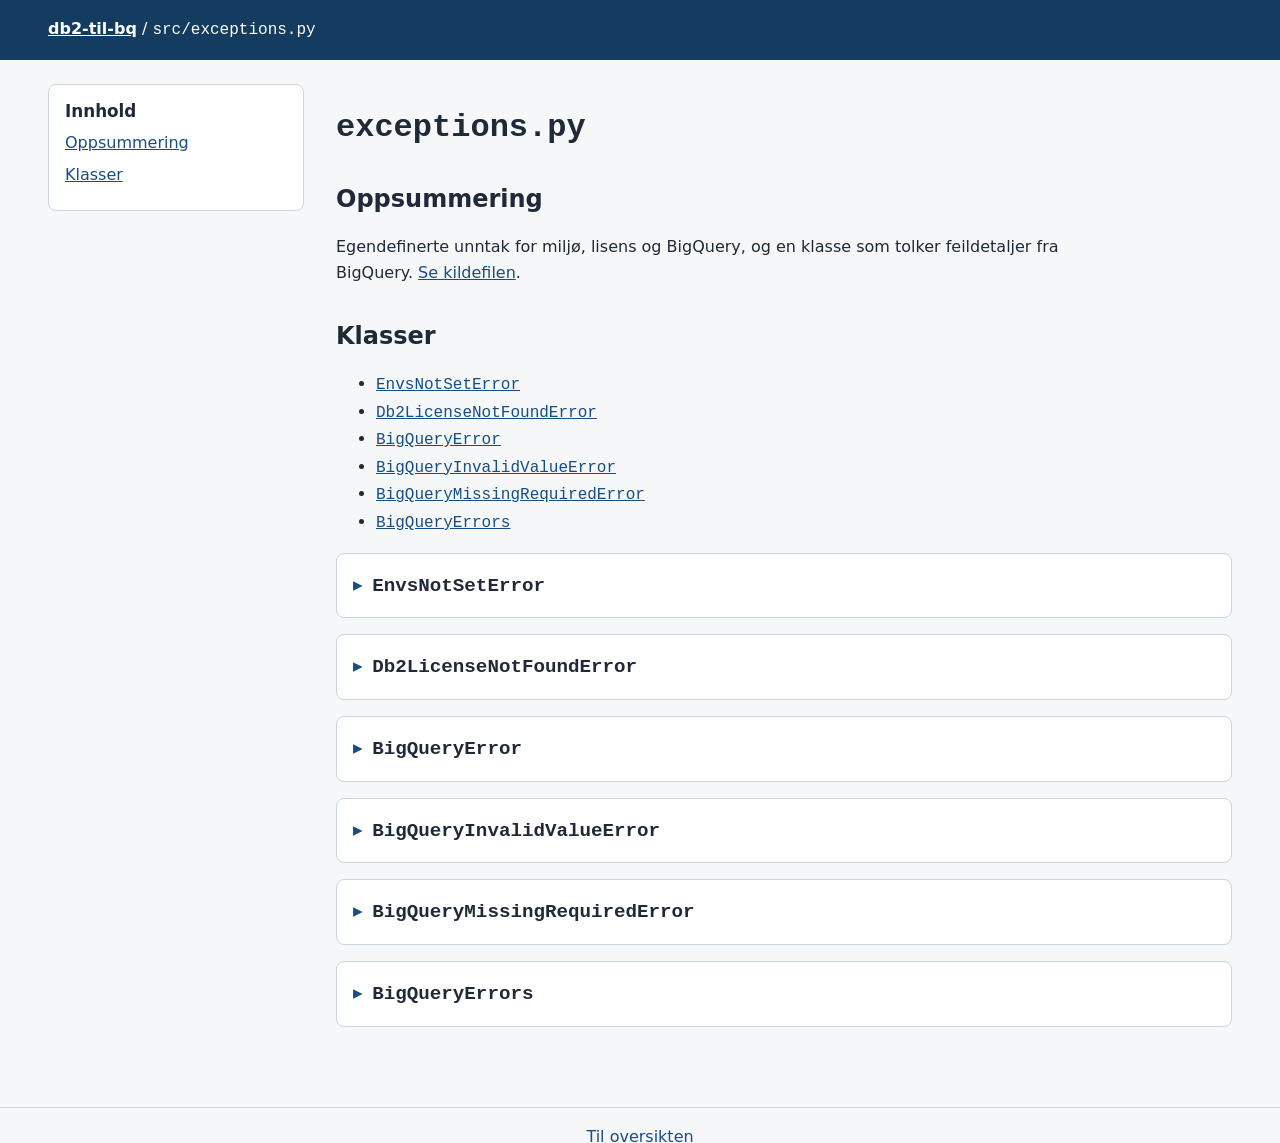
<file: docs/src/exceptions.html>
<!doctype html>
<html lang="nb">
<head><meta charset="utf-8"><meta name="viewport" content="width=device-width, initial-scale=1"><title>exceptions.py | db2-til-bq</title><link rel="stylesheet" href="../style.css"></head>
<body>
<header class="site-header"><a href="../index.html">db2-til-bq</a> / <code>src/exceptions.py</code></header>
<div class="layout">
  <nav class="contents" aria-label="Innhold på siden"><h2>Innhold</h2><ul><li><a href="#oppsummering">Oppsummering</a></li><li><a href="#klasser">Klasser</a></li></ul></nav>
  <main>
    <h1><code>exceptions.py</code></h1>
    <section id="oppsummering"><h2>Oppsummering</h2><p>Egendefinerte unntak for miljø, lisens og BigQuery, og en klasse som tolker feildetaljer fra BigQuery. <a href="https://github.com/navikt/db2-til-bq/blob/main/src/exceptions.py">Se kildefilen</a>.</p></section>
    <section id="klasser"><h2>Klasser</h2><ul><li><a href="#envsnotseterror"><code>EnvsNotSetError</code></a></li><li><a href="#db2licensenotfounderror"><code>Db2LicenseNotFoundError</code></a></li><li><a href="#bigqueryerror"><code>BigQueryError</code></a></li><li><a href="#bigqueryinvalidvalueerror"><code>BigQueryInvalidValueError</code></a></li><li><a href="#bigquerymissingrequirederror"><code>BigQueryMissingRequiredError</code></a></li><li><a href="#bigqueryerrors"><code>BigQueryErrors</code></a></li></ul>
            <details class="symbol class-group" id="envsnotseterror">
        <summary><code>EnvsNotSetError</code></summary>
        <div class="symbol-content"><p>Kastes av <a href="env_handler.html#check_envs"><code>EnvHandler.check_envs()</code></a> når miljøvariabler mangler.</p><p class="type-info"><strong>Arver fra:</strong> <code>BaseException</code>.</p><p class="type-info"><strong>Konstruktør:</strong> <code>EnvsNotSetError.__init__(message: str) -&gt; None</code>.</p><p class="type-info">Ingen eksplisitt annoterte felt i klassen.</p><div class="table-scroll"><table class="callers"><caption>Kalles av</caption><thead><tr><th scope="col">Kaller</th><th scope="col">Relasjon</th></tr></thead><tbody><tr><td><a href="env_handler.html#check_envs"><code>EnvHandler.check_envs()</code></a></td><td>Oppretter unntak ved manglende variabler</td></tr></tbody></table></div>
        <p class="method-label"><strong>Metoder</strong></p>
      <details class="symbol method" id="envs-init">
        <summary><code>__init__()</code></summary>
        <div class="symbol-content"><p>Lagrer meldingen om manglende variabler.</p><div class="docstring"><p class="doc-label"><strong>Args:</strong></p><dl class="doc-args"><dt><code>message</code> (<code>str</code>)</dt><dd>Feilmeldingen som lagres i unntaket.</dd></dl><p class="doc-label"><strong>Returns:</strong></p><p><code>None</code>: Ingen returverdi.</p></div><div class="table-scroll"><table class="callers"><caption>Kalles av</caption><thead><tr><th scope="col">Kaller</th><th scope="col">Relasjon</th></tr></thead><tbody><tr><td><a href="env_handler.html#check_envs"><code>check_envs()</code></a></td><td>Kaller</td></tr></tbody></table></div></div>
      </details></div>
      </details>
      <details class="symbol class-group" id="db2licensenotfounderror">
        <summary><code>Db2LicenseNotFoundError</code></summary>
        <div class="symbol-content"><p>Kastes av <a href="env_handler.html#copy_db2_license"><code>EnvHandler._copy_db2_license()</code></a> hvis lisensfilen mangler på Nais.</p><p class="type-info"><strong>Arver fra:</strong> <code>BaseException</code>.</p><p class="type-info"><strong>Konstruktør:</strong> <code>Db2LicenseNotFoundError.__init__(message: str) -&gt; None</code>.</p><p class="type-info">Ingen eksplisitt annoterte felt i klassen.</p><div class="table-scroll"><table class="callers"><caption>Kalles av</caption><thead><tr><th scope="col">Kaller</th><th scope="col">Relasjon</th></tr></thead><tbody><tr><td><a href="env_handler.html#copy_db2_license"><code>EnvHandler._copy_db2_license()</code></a></td><td>Oppretter unntak når lisensfil mangler</td></tr></tbody></table></div>
        <p class="method-label"><strong>Metoder</strong></p>
      <details class="symbol method" id="license-init">
        <summary><code>__init__()</code></summary>
        <div class="symbol-content"><p>Lagrer meldingen om manglende lisensfil.</p><div class="docstring"><p class="doc-label"><strong>Args:</strong></p><dl class="doc-args"><dt><code>message</code> (<code>str</code>)</dt><dd>Feilmeldingen som lagres i unntaket.</dd></dl><p class="doc-label"><strong>Returns:</strong></p><p><code>None</code>: Ingen returverdi.</p></div><div class="table-scroll"><table class="callers"><caption>Kalles av</caption><thead><tr><th scope="col">Kaller</th><th scope="col">Relasjon</th></tr></thead><tbody><tr><td><a href="env_handler.html#copy_db2_license"><code>_copy_db2_license()</code></a></td><td>Kaller</td></tr></tbody></table></div></div>
      </details></div>
      </details>
      <details class="symbol class-group" id="bigqueryerror">
        <summary><code>BigQueryError</code></summary>
        <div class="symbol-content"><p>Generelt unntak for BigQuery-feil som ikke passer de to mer spesifikke kategoriene. Opprettes av <a href="#process_errors"><code>BigQueryErrors._process_errors()</code></a>.</p><p class="type-info"><strong>Arver fra:</strong> <code>BaseException</code>.</p><p class="type-info"><strong>Konstruktør:</strong> <code>BigQueryError.__init__(message: str) -&gt; None</code>.</p><p class="type-info">Ingen eksplisitt annoterte felt i klassen.</p><div class="table-scroll"><table class="callers"><caption>Kalles av</caption><thead><tr><th scope="col">Kaller</th><th scope="col">Relasjon</th></tr></thead><tbody><tr><td><a href="#process_errors"><code>BigQueryErrors._process_errors()</code></a></td><td>Oppretter generelt unntak</td></tr></tbody></table></div>
        <p class="method-label"><strong>Metoder</strong></p>
      <details class="symbol method" id="bqerror-init">
        <summary><code>__init__()</code></summary>
        <div class="symbol-content"><p>Lagrer en generell BigQuery-feilmelding.</p><div class="docstring"><p class="doc-label"><strong>Args:</strong></p><dl class="doc-args"><dt><code>message</code> (<code>str</code>)</dt><dd>Feilmeldingen som lagres i unntaket.</dd></dl><p class="doc-label"><strong>Returns:</strong></p><p><code>None</code>: Ingen returverdi.</p></div><div class="table-scroll"><table class="callers"><caption>Kalles av</caption><thead><tr><th scope="col">Kaller</th><th scope="col">Relasjon</th></tr></thead><tbody><tr><td><a href="#process_errors"><code>BigQueryErrors._process_errors()</code></a></td><td>Kaller</td></tr></tbody></table></div></div>
      </details></div>
      </details>
      <details class="symbol class-group" id="bigqueryinvalidvalueerror">
        <summary><code>BigQueryInvalidValueError</code></summary>
        <div class="symbol-content"><p>Brukes når feilmeldingen tolkes som ugyldig kolonneverdi. Opprettes av <a href="#process_errors"><code>_process_errors()</code></a>.</p><p class="type-info"><strong>Arver fra:</strong> <code>BaseException</code>.</p><p class="type-info"><strong>Konstruktør:</strong> <code>BigQueryInvalidValueError.__init__(message: str) -&gt; None</code>.</p><p class="type-info">Ingen eksplisitt annoterte felt i klassen.</p><div class="table-scroll"><table class="callers"><caption>Kalles av</caption><thead><tr><th scope="col">Kaller</th><th scope="col">Relasjon</th></tr></thead><tbody><tr><td><a href="#process_errors"><code>BigQueryErrors._process_errors()</code></a></td><td>Oppretter unntak ved ugyldig verdi</td></tr></tbody></table></div>
        <p class="method-label"><strong>Metoder</strong></p>
      <details class="symbol method" id="invalid-init">
        <summary><code>__init__()</code></summary>
        <div class="symbol-content"><p>Lagrer feilmeldingen for en ugyldig verdi.</p><div class="docstring"><p class="doc-label"><strong>Args:</strong></p><dl class="doc-args"><dt><code>message</code> (<code>str</code>)</dt><dd>Feilmeldingen som lagres i unntaket.</dd></dl><p class="doc-label"><strong>Returns:</strong></p><p><code>None</code>: Ingen returverdi.</p></div><div class="table-scroll"><table class="callers"><caption>Kalles av</caption><thead><tr><th scope="col">Kaller</th><th scope="col">Relasjon</th></tr></thead><tbody><tr><td><a href="#process_errors"><code>BigQueryErrors._process_errors()</code></a></td><td>Kaller</td></tr></tbody></table></div></div>
      </details></div>
      </details>
      <details class="symbol class-group" id="bigquerymissingrequirederror">
        <summary><code>BigQueryMissingRequiredError</code></summary>
        <div class="symbol-content"><p>Brukes når feilmeldingen tolkes som manglende verdi. Opprettes av <a href="#process_errors"><code>_process_errors()</code></a>.</p><p class="type-info"><strong>Arver fra:</strong> <code>BaseException</code>.</p><p class="type-info"><strong>Konstruktør:</strong> <code>BigQueryMissingRequiredError.__init__(message: str) -&gt; None</code>.</p><p class="type-info">Ingen eksplisitt annoterte felt i klassen.</p><div class="table-scroll"><table class="callers"><caption>Kalles av</caption><thead><tr><th scope="col">Kaller</th><th scope="col">Relasjon</th></tr></thead><tbody><tr><td><a href="#process_errors"><code>BigQueryErrors._process_errors()</code></a></td><td>Oppretter unntak ved manglende verdi</td></tr></tbody></table></div>
        <p class="method-label"><strong>Metoder</strong></p>
      <details class="symbol method" id="missing-init">
        <summary><code>__init__()</code></summary>
        <div class="symbol-content"><p>Lagrer feilmeldingen for en manglende verdi.</p><div class="docstring"><p class="doc-label"><strong>Args:</strong></p><dl class="doc-args"><dt><code>message</code> (<code>str</code>)</dt><dd>Feilmeldingen som lagres i unntaket.</dd></dl><p class="doc-label"><strong>Returns:</strong></p><p><code>None</code>: Ingen returverdi.</p></div><div class="table-scroll"><table class="callers"><caption>Kalles av</caption><thead><tr><th scope="col">Kaller</th><th scope="col">Relasjon</th></tr></thead><tbody><tr><td><a href="#process_errors"><code>BigQueryErrors._process_errors()</code></a></td><td>Kaller</td></tr></tbody></table></div></div>
      </details></div>
      </details>
      <details class="symbol class-group" id="bigqueryerrors">
        <summary><code>BigQueryErrors</code></summary>
        <div class="symbol-content"><p>Gjør listen over BigQuery-jobbfeil om til iterable unntak. Opprettes av <a href="bigquery_connector.html#query"><code>BQConnector.query()</code></a>, <a href="bigquery_connector.html#put_rows"><code>put_rows()</code></a> og <a href="bigquery_connector.html#put_rows_alt"><code>put_rows_alt()</code></a> ved <code>BadRequest</code>.</p><p class="type-info"><strong>Arver fra:</strong> Ingen eksplisitt baseklasse.</p><p class="type-info"><strong>Konstruktør:</strong> <code>BigQueryErrors.__init__(errors: Union[list[dict[str, str]], Any]) -&gt; None</code>.</p><p class="type-info"><strong>Annoterte felt:</strong> <code>_exceptions: list[Union[BigQueryInvalidValueError, BigQueryMissingRequiredError, BigQueryError]]</code>.</p><div class="table-scroll"><table class="callers"><caption>Kalles av</caption><thead><tr><th scope="col">Kaller</th><th scope="col">Relasjon</th></tr></thead><tbody><tr><td><a href="bigquery_connector.html#query"><code>BQConnector.query()</code></a></td><td>Oppretter feiltolker ved BadRequest</td></tr><tr><td><a href="bigquery_connector.html#put_rows"><code>BQConnector.put_rows()</code></a></td><td>Oppretter feiltolker ved BadRequest</td></tr><tr><td><a href="bigquery_connector.html#put_rows_alt"><code>BQConnector.put_rows_alt()</code></a></td><td>Oppretter feiltolker ved BadRequest</td></tr></tbody></table></div>
        <p class="method-label"><strong>Metoder</strong></p>
      <details class="symbol method" id="errors-init">
        <summary><code>__init__()</code></summary>
        <div class="symbol-content"><p>Lagrer feillisten og kaller <a href="#process_errors"><code>_process_errors()</code></a> for å lage unntakene.</p><div class="docstring"><p class="doc-label"><strong>Args:</strong></p><dl class="doc-args"><dt><code>errors</code> (<code>Union[list[dict[str, str]], Any]</code>)</dt><dd>Feildetaljene fra BigQuery-jobben.</dd></dl><p class="doc-label"><strong>Returns:</strong></p><p><code>None</code>: Ingen returverdi.</p></div><div class="table-scroll"><table class="callers"><caption>Kalles av</caption><thead><tr><th scope="col">Kaller</th><th scope="col">Relasjon</th></tr></thead><tbody><tr><td><a href="bigquery_connector.html#query"><code>BQConnector.query()</code></a></td><td>Kaller</td></tr><tr><td><a href="bigquery_connector.html#put_rows"><code>put_rows()</code></a></td><td>Kaller</td></tr><tr><td><a href="bigquery_connector.html#put_rows_alt"><code>put_rows_alt()</code></a></td><td>Kaller</td></tr></tbody></table></div></div>
      </details>
      <details class="symbol method" id="process_errors">
        <summary><code>_process_errors()</code></summary>
        <div class="symbol-content"><p>Går gjennom feilene, ser på ordene i meldingene og velger en av de tre BigQuery-unntakstypene.</p><div class="docstring"><p class="doc-label"><strong>Returns:</strong></p><p>Returtype ikke annotert.</p></div><div class="table-scroll"><table class="callers"><caption>Kalles av</caption><thead><tr><th scope="col">Kaller</th><th scope="col">Relasjon</th></tr></thead><tbody><tr><td><a href="#errors-init"><code>BigQueryErrors.__init__()</code></a></td><td>Kaller</td></tr></tbody></table></div></div>
      </details>
      <details class="symbol method" id="iter">
        <summary><code>__iter__()</code></summary>
        <div class="symbol-content"><p>Returnerer unntakene ett etter ett til den som itererer over objektet.</p><div class="docstring"><p class="doc-label"><strong>Returns:</strong></p><p>Returtype ikke annotert.</p></div><div class="table-scroll"><table class="callers"><caption>Kalles av</caption><thead><tr><th scope="col">Kaller</th><th scope="col">Relasjon</th></tr></thead><tbody><tr><td><a href="bigquery_connector.html#query"><code>BQConnector.query()</code></a></td><td>Itererer over unntak</td></tr><tr><td><a href="bigquery_connector.html#put_rows"><code>put_rows()</code></a></td><td>Itererer over unntak</td></tr><tr><td><a href="bigquery_connector.html#put_rows_alt"><code>put_rows_alt()</code></a></td><td>Itererer over unntak</td></tr></tbody></table></div></div>
      </details></div>
      </details>
    </section>

  </main>
</div>
<footer class="site-footer"><a href="../index.html">Til oversikten</a></footer>
<script src="../details.js" defer></script>
</body>
</html>
</file>
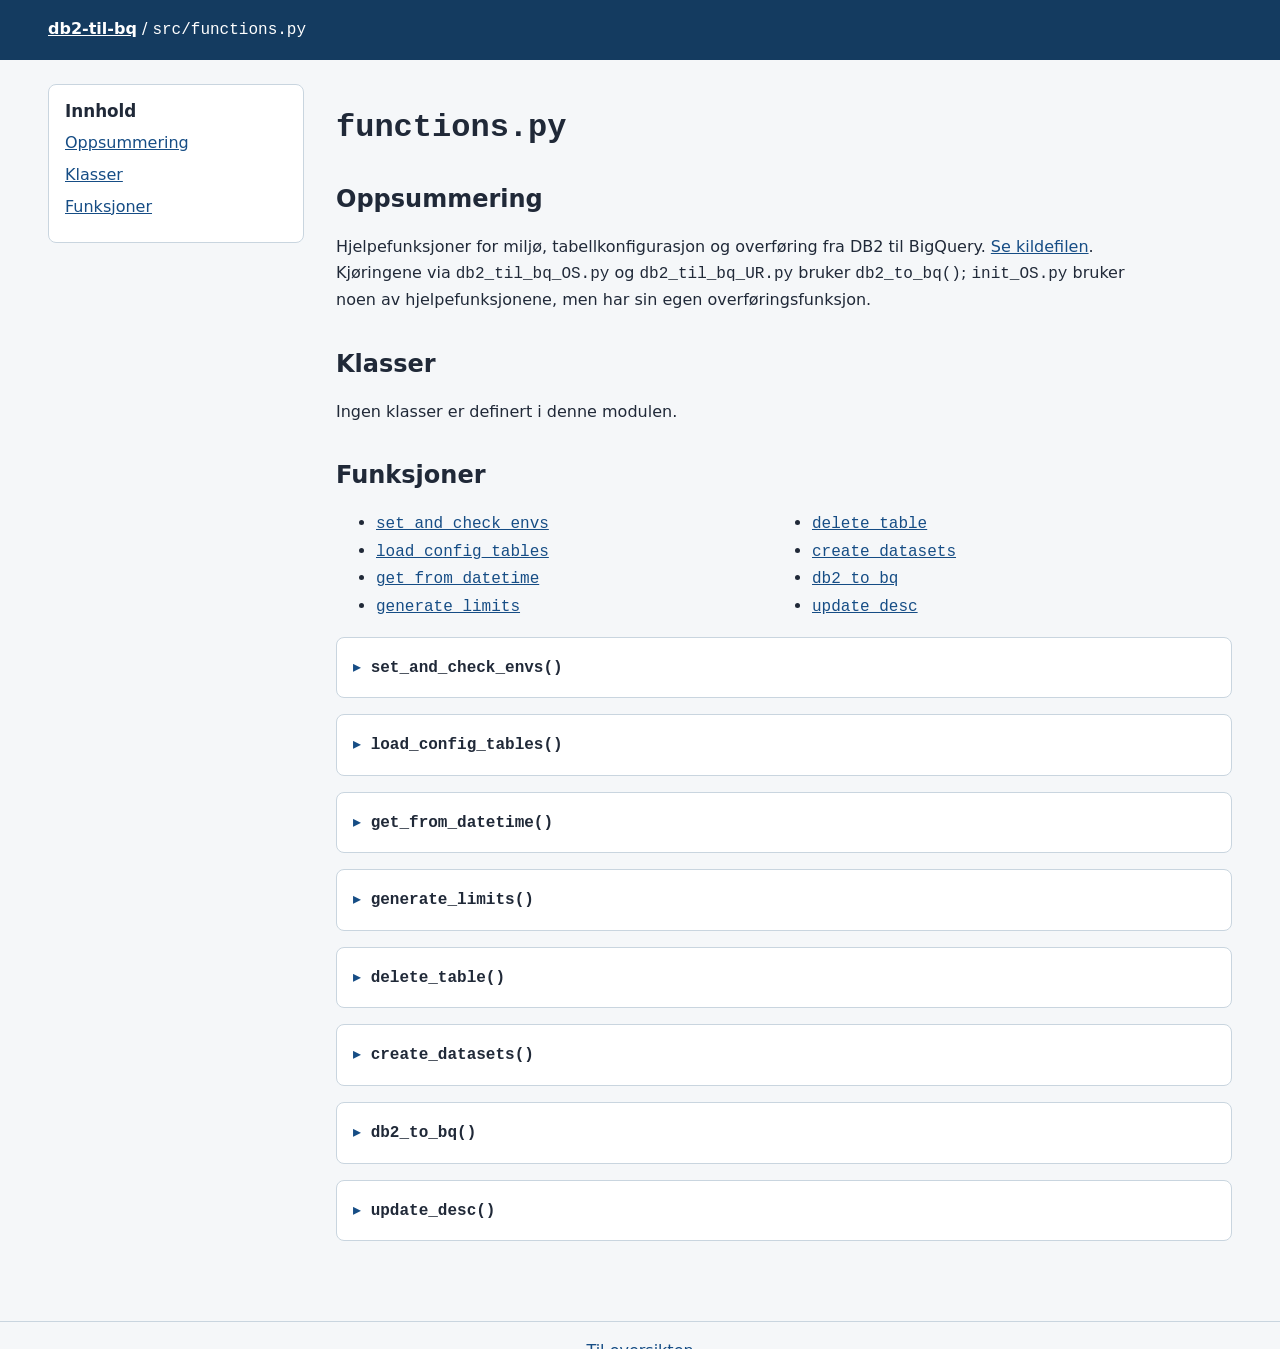
<file: docs/src/functions.html>
<!doctype html>
<html lang="nb">
<head><meta charset="utf-8"><meta name="viewport" content="width=device-width, initial-scale=1"><title>functions.py | db2-til-bq</title><link rel="stylesheet" href="../style.css"></head>
<body>
<header class="site-header"><a href="../index.html">db2-til-bq</a> / <code>src/functions.py</code></header>
<div class="layout">
  <nav class="contents" aria-label="Innhold på siden">
    <h2>Innhold</h2><ul><li><a href="#oppsummering">Oppsummering</a></li><li><a href="#klasser">Klasser</a></li><li><a href="#funksjoner">Funksjoner</a></li></ul>
  </nav>
  <main>
    <h1><code>functions.py</code></h1>
    <section id="oppsummering"><h2>Oppsummering</h2><p>Hjelpefunksjoner for miljø, tabellkonfigurasjon og overføring fra DB2 til BigQuery. <a href="https://github.com/navikt/db2-til-bq/blob/main/src/functions.py">Se kildefilen</a>. Kjøringene via <code>db2_til_bq_OS.py</code> og <code>db2_til_bq_UR.py</code> bruker <code>db2_to_bq()</code>; <code>init_OS.py</code> bruker noen av hjelpefunksjonene, men har sin egen overføringsfunksjon.</p></section>
    <section id="klasser"><h2>Klasser</h2><p>Ingen klasser er definert i denne modulen.</p></section>
    <section id="funksjoner"><h2>Funksjoner</h2>
      <ul class="jump-list"><li><a href="#set_and_check_envs"><code>set_and_check_envs</code></a></li><li><a href="#load_config_tables"><code>load_config_tables</code></a></li><li><a href="#get_from_datetime"><code>get_from_datetime</code></a></li><li><a href="#generate_limits"><code>generate_limits</code></a></li><li><a href="#delete_table"><code>delete_table</code></a></li><li><a href="#create_datasets"><code>create_datasets</code></a></li><li><a href="#db2_to_bq"><code>db2_to_bq</code></a></li><li><a href="#update_desc"><code>update_desc</code></a></li></ul>
      <details class="symbol function" id="set_and_check_envs">
        <summary><code>set_and_check_envs()</code></summary>
        <div class="symbol-content"><p>Oppretter <a href="env_handler.html#envhandler"><code>EnvHandler</code></a>, laster miljøvariabler og sjekker at nødvendige verdier finnes.</p><div class="docstring"><p class="doc-label"><strong>Args:</strong></p><dl class="doc-args"><dt><code>source_name</code> (<code>str</code>)</dt><dd>Kildenavnet som brukes til miljø- eller konfigurasjonsfil.</dd></dl><p class="doc-label"><strong>Returns:</strong></p><p><code>None</code>: Ingen returverdi.</p></div><div class="table-scroll"><table class="callers"><caption>Kalles av</caption><thead><tr><th scope="col">Kaller</th><th scope="col">Relasjon</th></tr></thead><tbody><tr><td><code>main()</code> i <a href="https://github.com/navikt/db2-til-bq/blob/main/db2_til_bq_OS.py"><code>db2_til_bq_OS.py</code></a></td><td>Kaller</td></tr><tr><td><code>main()</code> i <a href="https://github.com/navikt/db2-til-bq/blob/main/db2_til_bq_UR.py"><code>db2_til_bq_UR.py</code></a></td><td>Kaller</td></tr><tr><td><code>main()</code> i <a href="https://github.com/navikt/db2-til-bq/blob/main/init_OS.py"><code>init_OS.py</code></a></td><td>Kaller</td></tr><tr><td><a href="#update_desc"><code>update_desc()</code></a></td><td>Kaller</td></tr></tbody></table></div></div>
      </details>
      <details class="symbol function" id="load_config_tables">
        <summary><code>load_config_tables()</code></summary>
        <div class="symbol-content"><p>Leser YAML-filen og bygger <a href="config_loader.html#tablemodel"><code>TableModel</code></a> og tabellobjekter i samme rekkefølge.</p><div class="docstring"><p class="doc-label"><strong>Args:</strong></p><dl class="doc-args"><dt><code>config_path</code> (<code>str</code>)</dt><dd>Stien til YAML-filen med tabelloppsett.</dd></dl><p class="doc-label"><strong>Returns:</strong></p><p><code>list[Union[DimTable, FakTable]]</code>: Tabellobjektene fra YAML-konfigurasjonen.</p></div><div class="table-scroll"><table class="callers"><caption>Kalles av</caption><thead><tr><th scope="col">Kaller</th><th scope="col">Relasjon</th></tr></thead><tbody><tr><td><code>main()</code> i <a href="https://github.com/navikt/db2-til-bq/blob/main/db2_til_bq_OS.py"><code>db2_til_bq_OS.py</code></a></td><td>Kaller</td></tr><tr><td><code>main()</code> i <a href="https://github.com/navikt/db2-til-bq/blob/main/db2_til_bq_UR.py"><code>db2_til_bq_UR.py</code></a></td><td>Kaller</td></tr><tr><td><code>main()</code> i <a href="https://github.com/navikt/db2-til-bq/blob/main/init_OS.py"><code>init_OS.py</code></a></td><td>Kaller</td></tr><tr><td><a href="#update_desc"><code>update_desc()</code></a></td><td>Kaller</td></tr></tbody></table></div></div>
      </details>
      <details class="symbol function" id="get_from_datetime">
        <summary><code>get_from_datetime()</code></summary>
        <div class="symbol-content"><p>Henter <code>MAX(check_col)</code> fra en eksisterende BigQuery-tabell; ellers velges dagens dato minus 730 dager. Formaterer tidspunktet som streng. En eksisterende, tom tabell gir ingen egen reserveverdi i koden.</p><div class="docstring"><p class="doc-label"><strong>Args:</strong></p><dl class="doc-args"><dt><code>bq_client</code> (<code>BQConnector</code>)</dt><dd>Klienten som utfører BigQuery-operasjoner.</dd><dt><code>table</code> (<code>Union[DimTable, FakTable]</code>)</dt><dd>Tabellobjektet som skal leses eller behandles.</dd><dt><code>table_exists_in_bq</code> (<code>bool</code>)</dt><dd>Om tabellen allerede finnes i BigQuery.</dd></dl><p class="doc-label"><strong>Returns:</strong></p><p><code>str</code>: Starttidspunktet formatert som tekst.</p></div><div class="table-scroll"><table class="callers"><caption>Kalles av</caption><thead><tr><th scope="col">Kaller</th><th scope="col">Relasjon</th></tr></thead><tbody><tr><td><a href="#db2_to_bq"><code>db2_to_bq()</code></a></td><td>Kaller for faktatabeller</td></tr><tr><td><code>db2_to_bq()</code> i <a href="https://github.com/navikt/db2-til-bq/blob/main/init_OS.py"><code>init_OS.py</code></a></td><td>Kaller for faktatabeller</td></tr></tbody></table></div></div>
      </details>
      <details class="symbol function" id="generate_limits">
        <summary><code>generate_limits()</code></summary>
        <div class="symbol-content"><p>Lager en liste med første dag i hver måned fra startmåneden til og med måneden etter dagens dato.</p><div class="docstring"><p class="doc-label"><strong>Args:</strong></p><dl class="doc-args"><dt><code>start_datetime</code> (<code>datetime</code>)</dt><dd>Starttidspunktet for månedsgrensene.</dd></dl><p class="doc-label"><strong>Returns:</strong></p><p><code>list[date]</code>: Første dag i hver måned i intervallet.</p></div><div class="table-scroll"><table class="callers"><caption>Kalles av</caption><thead><tr><th scope="col">Kaller</th><th scope="col">Relasjon</th></tr></thead><tbody><tr><td><code>db2_to_bq()</code> i <a href="https://github.com/navikt/db2-til-bq/blob/main/init_OS.py"><code>init_OS.py</code></a></td><td>Kaller</td></tr></tbody></table></div></div>
      </details>
      <details class="symbol function" id="delete_table">
        <summary><code>delete_table()</code></summary>
        <div class="symbol-content"><p>Videresender tabellnavn og datasett til <a href="bigquery_connector.html#delete_table"><code>BQConnector.delete_table()</code></a>.</p><div class="docstring"><p class="doc-label"><strong>Args:</strong></p><dl class="doc-args"><dt><code>table</code> (<code>Union[DimTable, FakTable]</code>)</dt><dd>Tabellobjektet som skal leses eller behandles.</dd><dt><code>bq_client</code> (<code>BQConnector</code>)</dt><dd>Klienten som utfører BigQuery-operasjoner.</dd><dt><code>logger</code> (<code>Logger</code>)</dt><dd>Loggeren som brukes til statusmeldinger.</dd></dl><p class="doc-label"><strong>Returns:</strong></p><p><code>None</code>: Ingen returverdi.</p></div><div class="table-scroll"><table class="callers"><caption>Kalles av</caption><thead><tr><th scope="col">Kaller</th><th scope="col">Relasjon</th></tr></thead><tbody><tr><td>Ingen interne kallere</td><td>Ikke brukt i repoet</td></tr></tbody></table></div></div>
      </details>
      <details class="symbol function" id="create_datasets">
        <summary><code>create_datasets()</code></summary>
        <div class="symbol-content"><p>Går gjennom datasettlisten og kaller <a href="bigquery_connector.html#create_dataset"><code>BQConnector.create_dataset()</code></a> for hvert datasett.</p><div class="docstring"><p class="doc-label"><strong>Args:</strong></p><dl class="doc-args"><dt><code>datasets</code> (<code>list[str]</code>)</dt><dd>Navnene på BigQuery-datasettene som skal opprettes.</dd><dt><code>bq_connector</code> (<code>BQConnector</code>)</dt><dd>Klienten som oppretter BigQuery-datasettene.</dd><dt><code>logger</code> (<code>Logger</code>)</dt><dd>Loggeren som brukes til statusmeldinger.</dd></dl><p class="doc-label"><strong>Returns:</strong></p><p><code>None</code>: Ingen returverdi.</p></div><div class="table-scroll"><table class="callers"><caption>Kalles av</caption><thead><tr><th scope="col">Kaller</th><th scope="col">Relasjon</th></tr></thead><tbody><tr><td>Ingen interne kallere</td><td>Ikke brukt i repoet</td></tr></tbody></table></div></div>
      </details>
      <details class="symbol function" id="db2_to_bq">
        <summary><code>db2_to_bq()</code></summary>
        <div class="symbol-content"><p>Velger inkrementelt uttrekk og <code>WRITE_APPEND</code> for fakta eller full lesing og <code>WRITE_TRUNCATE</code> for dimensjoner. Bygger spørring og lastkonfigurasjon fra tabellobjektet, leser DB2 i biter på inntil 1 000 000 rader og sender ikke-tomme biter til <a href="bigquery_connector.html#put_rows_alt"><code>put_rows_alt()</code></a>. Logger antall rader. Ved flere dimensjonsbiter erstatter hver lasting den forrige.</p><div class="docstring"><p class="doc-label"><strong>Args:</strong></p><dl class="doc-args"><dt><code>table</code> (<code>Union[DimTable, FakTable]</code>)</dt><dd>Tabellobjektet som skal leses eller behandles.</dd><dt><code>bq_client</code> (<code>BQConnector</code>)</dt><dd>Klienten som utfører BigQuery-operasjoner.</dd><dt><code>db2_conn</code> (<code>DB2Connector</code>)</dt><dd>Tilkoblingen som leser rader fra DB2.</dd><dt><code>logger</code> (<code>Logger</code>)</dt><dd>Loggeren som brukes til statusmeldinger.</dd></dl><p class="doc-label"><strong>Returns:</strong></p><p>Returtype ikke annotert.</p></div><div class="table-scroll"><table class="callers"><caption>Kalles av</caption><thead><tr><th scope="col">Kaller</th><th scope="col">Relasjon</th></tr></thead><tbody><tr><td><code>main()</code> i <a href="https://github.com/navikt/db2-til-bq/blob/main/db2_til_bq_OS.py"><code>db2_til_bq_OS.py</code></a></td><td>Kaller</td></tr><tr><td><code>main()</code> i <a href="https://github.com/navikt/db2-til-bq/blob/main/db2_til_bq_UR.py"><code>db2_til_bq_UR.py</code></a></td><td>Kaller</td></tr></tbody></table></div></div>
      </details>
      <details class="symbol function" id="update_desc">
        <summary><code>update_desc()</code></summary>
        <div class="symbol-content"><p>Laster miljø og tabellkonfigurasjon, og ber BigQuery-klienten oppdatere tabell- og kolonnebeskrivelser. Bruker filnavnmønsteret <code>{source_name}_tables.yaml</code>; dette er ikke samme sti som de vanlige entrypointene bruker.</p><div class="docstring"><p class="doc-label"><strong>Args:</strong></p><dl class="doc-args"><dt><code>logger</code> (<code>Logger</code>)</dt><dd>Loggeren som brukes til statusmeldinger.</dd><dt><code>source_name</code> (<code>str</code>)</dt><dd>Kildenavnet som brukes til miljø- eller konfigurasjonsfil.</dd></dl><p class="doc-label"><strong>Returns:</strong></p><p>Returtype ikke annotert.</p></div><div class="table-scroll"><table class="callers"><caption>Kalles av</caption><thead><tr><th scope="col">Kaller</th><th scope="col">Relasjon</th></tr></thead><tbody><tr><td>Ingen interne kallere</td><td>Ikke brukt i repoet</td></tr></tbody></table></div></div>
      </details>
    </section>
  </main>
</div>
<footer class="site-footer"><a href="../index.html">Til oversikten</a></footer>
<script src="../details.js" defer></script>
</body>
</html>
</file>
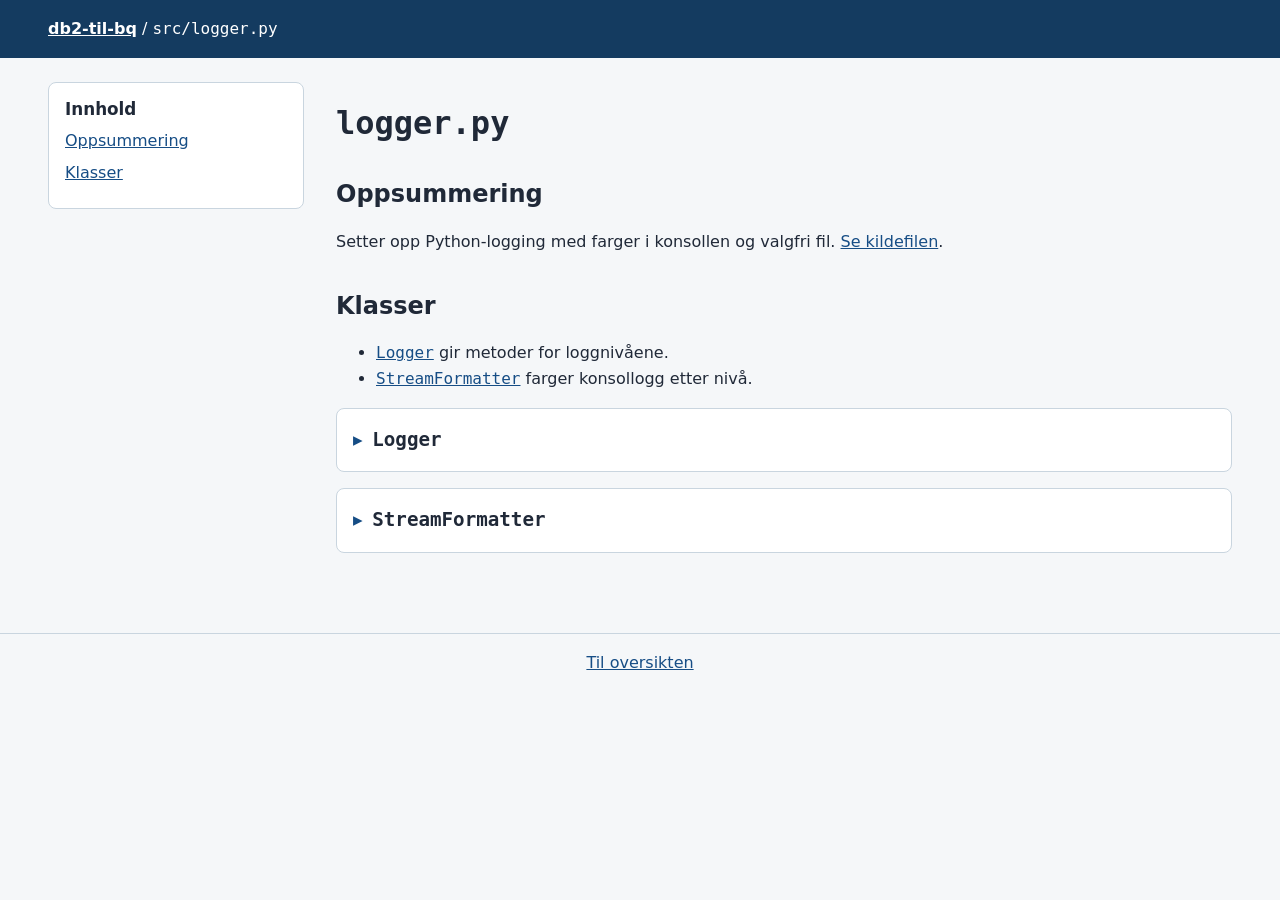
<file: docs/src/logger.html>
<!doctype html>
<html lang="nb">
<head><meta charset="utf-8"><meta name="viewport" content="width=device-width, initial-scale=1"><title>logger.py | db2-til-bq</title><link rel="stylesheet" href="../style.css"></head>
<body>
<header class="site-header"><a href="../index.html">db2-til-bq</a> / <code>src/logger.py</code></header>
<div class="layout">
  <nav class="contents" aria-label="Innhold på siden"><h2>Innhold</h2><ul><li><a href="#oppsummering">Oppsummering</a></li><li><a href="#klasser">Klasser</a></li></ul></nav>
  <main>
    <h1><code>logger.py</code></h1>
    <section id="oppsummering"><h2>Oppsummering</h2><p>Setter opp Python-logging med farger i konsollen og valgfri fil. <a href="https://github.com/navikt/db2-til-bq/blob/main/src/logger.py">Se kildefilen</a>.</p></section>
    <section id="klasser"><h2>Klasser</h2><ul><li><a href="#logger"><code>Logger</code></a> gir metoder for loggnivåene.</li><li><a href="#streamformatter"><code>StreamFormatter</code></a> farger konsollogg etter nivå.</li></ul>
            <details class="symbol class-group" id="logger">
        <summary><code>Logger</code></summary>
        <div class="symbol-content"><p>Opprettes ved oppstart av <a href="https://github.com/navikt/db2-til-bq/blob/main/db2_til_bq_OS.py"><code>db2_til_bq_OS.py</code></a>, <a href="https://github.com/navikt/db2-til-bq/blob/main/db2_til_bq_UR.py"><code>db2_til_bq_UR.py</code></a> og <a href="https://github.com/navikt/db2-til-bq/blob/main/init_OS.py"><code>init_OS.py</code></a>.</p><p class="type-info"><strong>Arver fra:</strong> Ingen eksplisitt baseklasse.</p><p class="type-info"><strong>Konstruktør:</strong> <code>Logger.__init__(name: str, log_to_file: bool = False, level: int = logging.DEBUG)</code>.</p><p class="type-info"><strong>Annoterte felt:</strong> <code>_logger: logging.Logger</code>.</p><div class="table-scroll"><table class="callers"><caption>Kalles av</caption><thead><tr><th scope="col">Kaller</th><th scope="col">Relasjon</th></tr></thead><tbody><tr><td><a href="https://github.com/navikt/db2-til-bq/blob/main/db2_til_bq_OS.py"><code>db2_til_bq_OS.py</code></a></td><td>Oppretter logger ved oppstart</td></tr><tr><td><a href="https://github.com/navikt/db2-til-bq/blob/main/db2_til_bq_UR.py"><code>db2_til_bq_UR.py</code></a></td><td>Oppretter logger ved oppstart</td></tr><tr><td><a href="https://github.com/navikt/db2-til-bq/blob/main/init_OS.py"><code>init_OS.py</code></a></td><td>Oppretter logger ved oppstart</td></tr></tbody></table></div>
        <p class="method-label"><strong>Metoder</strong></p>
      <details class="symbol method" id="init">
        <summary><code>__init__()</code></summary>
        <div class="symbol-content"><p>Lagrer innstillinger og kaller <a href="#configure_logger"><code>_configure_logger()</code></a>. Standardnivå er <code>DEBUG</code>; fillogging er av som standard.</p><div class="docstring"><p class="doc-label"><strong>Args:</strong></p><dl class="doc-args"><dt><code>name</code> (<code>str</code>)</dt><dd>Navnet som identifiserer loggeren.</dd><dt><code>log_to_file</code> (<code>bool</code>)</dt><dd>Om loggen også skal skrives til fil. Standardverdi: <code>False</code>.</dd><dt><code>level</code> (<code>int</code>)</dt><dd>Loggnivået som skal brukes. Standardverdi: <code>logging.DEBUG</code>.</dd></dl><p class="doc-label"><strong>Returns:</strong></p><p>Returtype ikke annotert.</p></div><div class="table-scroll"><table class="callers"><caption>Kalles av</caption><thead><tr><th scope="col">Kaller</th><th scope="col">Relasjon</th></tr></thead><tbody><tr><td><a href="https://github.com/navikt/db2-til-bq/blob/main/db2_til_bq_OS.py"><code>db2_til_bq_OS.py</code></a></td><td>Oppretter instans</td></tr><tr><td><a href="https://github.com/navikt/db2-til-bq/blob/main/db2_til_bq_UR.py"><code>db2_til_bq_UR.py</code></a></td><td>Oppretter instans</td></tr><tr><td><a href="https://github.com/navikt/db2-til-bq/blob/main/init_OS.py"><code>init_OS.py</code></a></td><td>Oppretter instans</td></tr></tbody></table></div></div>
      </details>
      <details class="symbol method" id="log">
        <summary><code>_log()</code></summary>
        <div class="symbol-content"><p>Sender meldingen til Pythons logger med angitt nivå.</p><div class="docstring"><p class="doc-label"><strong>Args:</strong></p><dl class="doc-args"><dt><code>message</code> (<code>str</code>)</dt><dd>Meldingen som skal logges.</dd><dt><code>level</code> (<code>int</code>)</dt><dd>Loggnivået som skal brukes.</dd></dl><p class="doc-label"><strong>Returns:</strong></p><p><code>None</code>: Ingen returverdi.</p></div><div class="table-scroll"><table class="callers"><caption>Kalles av</caption><thead><tr><th scope="col">Kaller</th><th scope="col">Relasjon</th></tr></thead><tbody><tr><td><a href="#debug"><code>debug()</code></a></td><td>Kaller</td></tr><tr><td><a href="#info"><code>info()</code></a></td><td>Kaller</td></tr><tr><td><a href="#warning"><code>warning()</code></a></td><td>Kaller</td></tr><tr><td><a href="#error"><code>error()</code></a></td><td>Kaller</td></tr><tr><td><a href="#critical"><code>critical()</code></a></td><td>Kaller</td></tr></tbody></table></div></div>
      </details>
      <details class="symbol method" id="debug">
        <summary><code>debug()</code></summary>
        <div class="symbol-content"><p>Logger på <code>DEBUG</code>-nivå.</p><div class="docstring"><p class="doc-label"><strong>Args:</strong></p><dl class="doc-args"><dt><code>message</code> (<code>str</code>)</dt><dd>Meldingen som skal logges.</dd></dl><p class="doc-label"><strong>Returns:</strong></p><p><code>None</code>: Ingen returverdi.</p></div><div class="table-scroll"><table class="callers"><caption>Kalles av</caption><thead><tr><th scope="col">Kaller</th><th scope="col">Relasjon</th></tr></thead><tbody><tr><td>Ingen interne kallere</td><td>Ikke brukt i repoet</td></tr></tbody></table></div></div>
      </details>
      <details class="symbol method" id="info">
        <summary><code>info()</code></summary>
        <div class="symbol-content"><p>Logger på <code>INFO</code>-nivå.</p><div class="docstring"><p class="doc-label"><strong>Args:</strong></p><dl class="doc-args"><dt><code>message</code> (<code>str</code>)</dt><dd>Meldingen som skal logges.</dd></dl><p class="doc-label"><strong>Returns:</strong></p><p><code>None</code>: Ingen returverdi.</p></div><div class="table-scroll"><table class="callers"><caption>Kalles av</caption><thead><tr><th scope="col">Kaller</th><th scope="col">Relasjon</th></tr></thead><tbody><tr><td><a href="functions.html#db2_to_bq"><code>db2_to_bq()</code></a></td><td>Kaller</td></tr><tr><td><a href="functions.html#update_desc"><code>update_desc()</code></a></td><td>Kaller</td></tr><tr><td><a href="bigquery_connector.html#create_dataset"><code>BQConnector.create_dataset()</code></a></td><td>Kaller</td></tr><tr><td><a href="bigquery_connector.html#delete_table"><code>delete_table()</code></a></td><td>Kaller</td></tr><tr><td><a href="bigquery_connector.html#update_table_and_col_descriptions"><code>update_table_and_col_descriptions()</code></a></td><td>Kaller</td></tr><tr><td><code>main()</code> i <a href="https://github.com/navikt/db2-til-bq/blob/main/init_OS.py"><code>init_OS.py</code></a></td><td>Kaller</td></tr><tr><td><code>db2_to_bq()</code> i <a href="https://github.com/navikt/db2-til-bq/blob/main/init_OS.py"><code>init_OS.py</code></a></td><td>Kaller</td></tr></tbody></table></div></div>
      </details>
      <details class="symbol method" id="warning">
        <summary><code>warning()</code></summary>
        <div class="symbol-content"><p>Logger på <code>WARNING</code>-nivå.</p><div class="docstring"><p class="doc-label"><strong>Args:</strong></p><dl class="doc-args"><dt><code>message</code> (<code>str</code>)</dt><dd>Meldingen som skal logges.</dd></dl><p class="doc-label"><strong>Returns:</strong></p><p><code>None</code>: Ingen returverdi.</p></div><div class="table-scroll"><table class="callers"><caption>Kalles av</caption><thead><tr><th scope="col">Kaller</th><th scope="col">Relasjon</th></tr></thead><tbody><tr><td>Ingen interne kallere</td><td>Ikke brukt i repoet</td></tr></tbody></table></div></div>
      </details>
      <details class="symbol method" id="error">
        <summary><code>error()</code></summary>
        <div class="symbol-content"><p>Logger på <code>ERROR</code>-nivå.</p><div class="docstring"><p class="doc-label"><strong>Args:</strong></p><dl class="doc-args"><dt><code>message</code> (<code>str</code>)</dt><dd>Meldingen som skal logges.</dd></dl><p class="doc-label"><strong>Returns:</strong></p><p><code>None</code>: Ingen returverdi.</p></div><div class="table-scroll"><table class="callers"><caption>Kalles av</caption><thead><tr><th scope="col">Kaller</th><th scope="col">Relasjon</th></tr></thead><tbody><tr><td>Ingen interne kallere</td><td>Ikke brukt i repoet</td></tr></tbody></table></div></div>
      </details>
      <details class="symbol method" id="critical">
        <summary><code>critical()</code></summary>
        <div class="symbol-content"><p>Logger på <code>CRITICAL</code>-nivå.</p><div class="docstring"><p class="doc-label"><strong>Args:</strong></p><dl class="doc-args"><dt><code>message</code> (<code>str</code>)</dt><dd>Meldingen som skal logges.</dd></dl><p class="doc-label"><strong>Returns:</strong></p><p><code>None</code>: Ingen returverdi.</p></div><div class="table-scroll"><table class="callers"><caption>Kalles av</caption><thead><tr><th scope="col">Kaller</th><th scope="col">Relasjon</th></tr></thead><tbody><tr><td>Ingen interne kallere</td><td>Ikke brukt i repoet</td></tr></tbody></table></div></div>
      </details>
      <details class="symbol method" id="configure_logger">
        <summary><code>_configure_logger()</code></summary>
        <div class="symbol-content"><p>Konfigurerer konsollhandleren med <code>StreamFormatter</code>, eventuelt også en filhandler, og setter loggnivå og propagasjon.</p><div class="docstring"><p class="doc-label"><strong>Returns:</strong></p><p><code>None</code>: Ingen returverdi.</p></div><div class="table-scroll"><table class="callers"><caption>Kalles av</caption><thead><tr><th scope="col">Kaller</th><th scope="col">Relasjon</th></tr></thead><tbody><tr><td><a href="#init"><code>Logger.__init__()</code></a></td><td>Kaller</td></tr></tbody></table></div></div>
      </details></div>
      </details>
      <details class="symbol class-group" id="streamformatter">
        <summary><code>StreamFormatter</code></summary>
        <div class="symbol-content"><p>Underklasse av <code>logging.Formatter</code> som velger format etter loggnivå. Opprettes av <a href="#configure_logger"><code>Logger._configure_logger()</code></a>.</p><p class="type-info"><strong>Arver fra:</strong> <code>logging.Formatter</code>.</p><p class="type-info">Ingen eksplisitt annotert konstruktør i modulen.</p><p class="type-info">Ingen eksplisitt annoterte felt i klassen.</p><div class="table-scroll"><table class="callers"><caption>Kalles av</caption><thead><tr><th scope="col">Kaller</th><th scope="col">Relasjon</th></tr></thead><tbody><tr><td><a href="#configure_logger"><code>Logger._configure_logger()</code></a></td><td>Oppretter formaterer</td></tr></tbody></table></div>
        <p class="method-label"><strong>Metoder</strong></p>
      <details class="symbol method" id="format">
        <summary><code>format()</code></summary>
        <div class="symbol-content"><p>Velger farget formatstreng ut fra nivået og formaterer loggposten.</p><div class="docstring"><p class="doc-label"><strong>Args:</strong></p><dl class="doc-args"><dt><code>record</code> (ikke annotert)</dt><dd>Loggposten som skal formateres.</dd></dl><p class="doc-label"><strong>Returns:</strong></p><p>Returtype ikke annotert.</p></div><div class="table-scroll"><table class="callers"><caption>Kalles av</caption><thead><tr><th scope="col">Kaller</th><th scope="col">Relasjon</th></tr></thead><tbody><tr><td><code>logging.StreamHandler</code></td><td>Callback ved formatering av loggposter</td></tr></tbody></table></div></div>
      </details></div>
      </details>
    </section>

  </main>
</div>
<footer class="site-footer"><a href="../index.html">Til oversikten</a></footer>
<script src="../details.js" defer></script>
</body>
</html>
</file>
<file: docs/style.css>
:root {
  color-scheme: light;
  font: 16px/1.6 system-ui, sans-serif;
  color: #202938;
  background: #f5f7f9;
}

* { box-sizing: border-box; }
body { margin: 0; }
a { color: #164d85; }
a:hover { text-decoration-thickness: 2px; }
a:focus-visible { outline: 3px solid #c34b00; outline-offset: 3px; }
code { overflow-wrap: anywhere; }
h1, h2, h3 { line-height: 1.25; }
h2 { margin-top: 2.25rem; }
h3 { margin-top: 1.5rem; }
p, li { max-width: 78ch; }
.site-header {
  background: #143b60;
  color: white;
  padding: 1rem max(1rem, calc((100vw - 74rem)/2));
}
.site-header a { color: white; font-weight: 700; }
.layout {
  max-width: 76rem;
  margin: 0 auto;
  padding: 1.5rem 1rem 4rem;
  display: grid;
  grid-template-columns: minmax(12rem, 16rem) minmax(0, 1fr);
  gap: 2rem;
}
.contents {
  align-self: start;
  position: sticky;
  top: 1rem;
  padding: 1rem;
  border: 1px solid #c9d5df;
  border-radius: .5rem;
  background: white;
}
.contents h2 { margin: 0 0 .5rem; font-size: 1.05rem; }
.contents ul { list-style: none; padding: 0; margin: 0; }
.contents li { margin: .4rem 0; }
main { min-width: 0; }
.lead { font-size: 1.15rem; }
.cards, .branches {
  display: grid;
  grid-template-columns: repeat(auto-fit, minmax(min(100%, 18rem), 1fr));
  gap: 1rem;
  margin: 1rem 0;
}
.card, .branch, .flow > li, .symbol {
  background: white;
  border: 1px solid #c9d5df;
  border-radius: .5rem;
  padding: 1rem;
}
.card h3, .branch h3 { margin-top: 0; }
.flow { padding-left: 2rem; }
.flow > li { margin: 0 0 1rem; padding-left: 1.25rem; }
.flow > li::marker { font-weight: bold; color: #164d85; }
.symbol { margin: 1rem 0; }
.symbol h3 { margin-top: 0; }
.symbol p { margin-bottom: .5rem; }
.symbol p:last-child { margin-bottom: 0; }
.symbol:target { border: 2px solid #164d85; }
details.symbol > summary {
  display: flex;
  align-items: baseline;
  gap: .6rem;
  list-style: none;
  cursor: pointer;
  font-weight: 700;
}
details.symbol > summary::-webkit-details-marker { display: none; }
details.symbol > summary::before { content: "\25b8"; color: #164d85; }
details.symbol[open] > summary::before { content: "\25be"; }
details.symbol > summary:focus-visible { outline: 3px solid #c34b00; outline-offset: 3px; }
.class-group > summary { font-size: 1.2rem; }
.symbol-content { margin-top: .75rem; }
.method-label { margin-top: 1.5rem; }
.class-group > .method { margin: .5rem 0; background: #f5f7f9; }
.type-info { overflow-wrap: anywhere; }
.docstring { margin: .75rem 0; }
.doc-label { margin: .75rem 0 .25rem; }
.doc-args { margin: 0 0 .75rem; }
.doc-args dt { font-weight: 600; }
.doc-args dd { margin: 0 0 .5rem 1rem; }
.table-scroll { max-width: 100%; overflow-x: auto; margin-top: 1rem; }
.callers { width: 100%; border-collapse: collapse; background: #fff; }
.callers caption { text-align: left; font-weight: 700; padding-bottom: .35rem; }
.callers th, .callers td { border: 1px solid #9baebf; padding: .5rem .75rem; text-align: left; vertical-align: top; }
.callers th { background: #e3edf5; color: #152d42; }
.callers tr:nth-child(even) { background: #f3f7fa; }
.callers td:first-child { min-width: 12rem; }
.jump-list { columns: 2 17rem; }
.jump-list li { break-inside: avoid; }
.note { border-left: .3rem solid #995c00; padding: .5rem 1rem; background: #fff5e3; }
.site-footer { border-top: 1px solid #c9d5df; padding: 1rem; text-align: center; }
@media (max-width: 48rem) {
  .layout { display: block; }
  .contents { position: static; }
}
</file>
